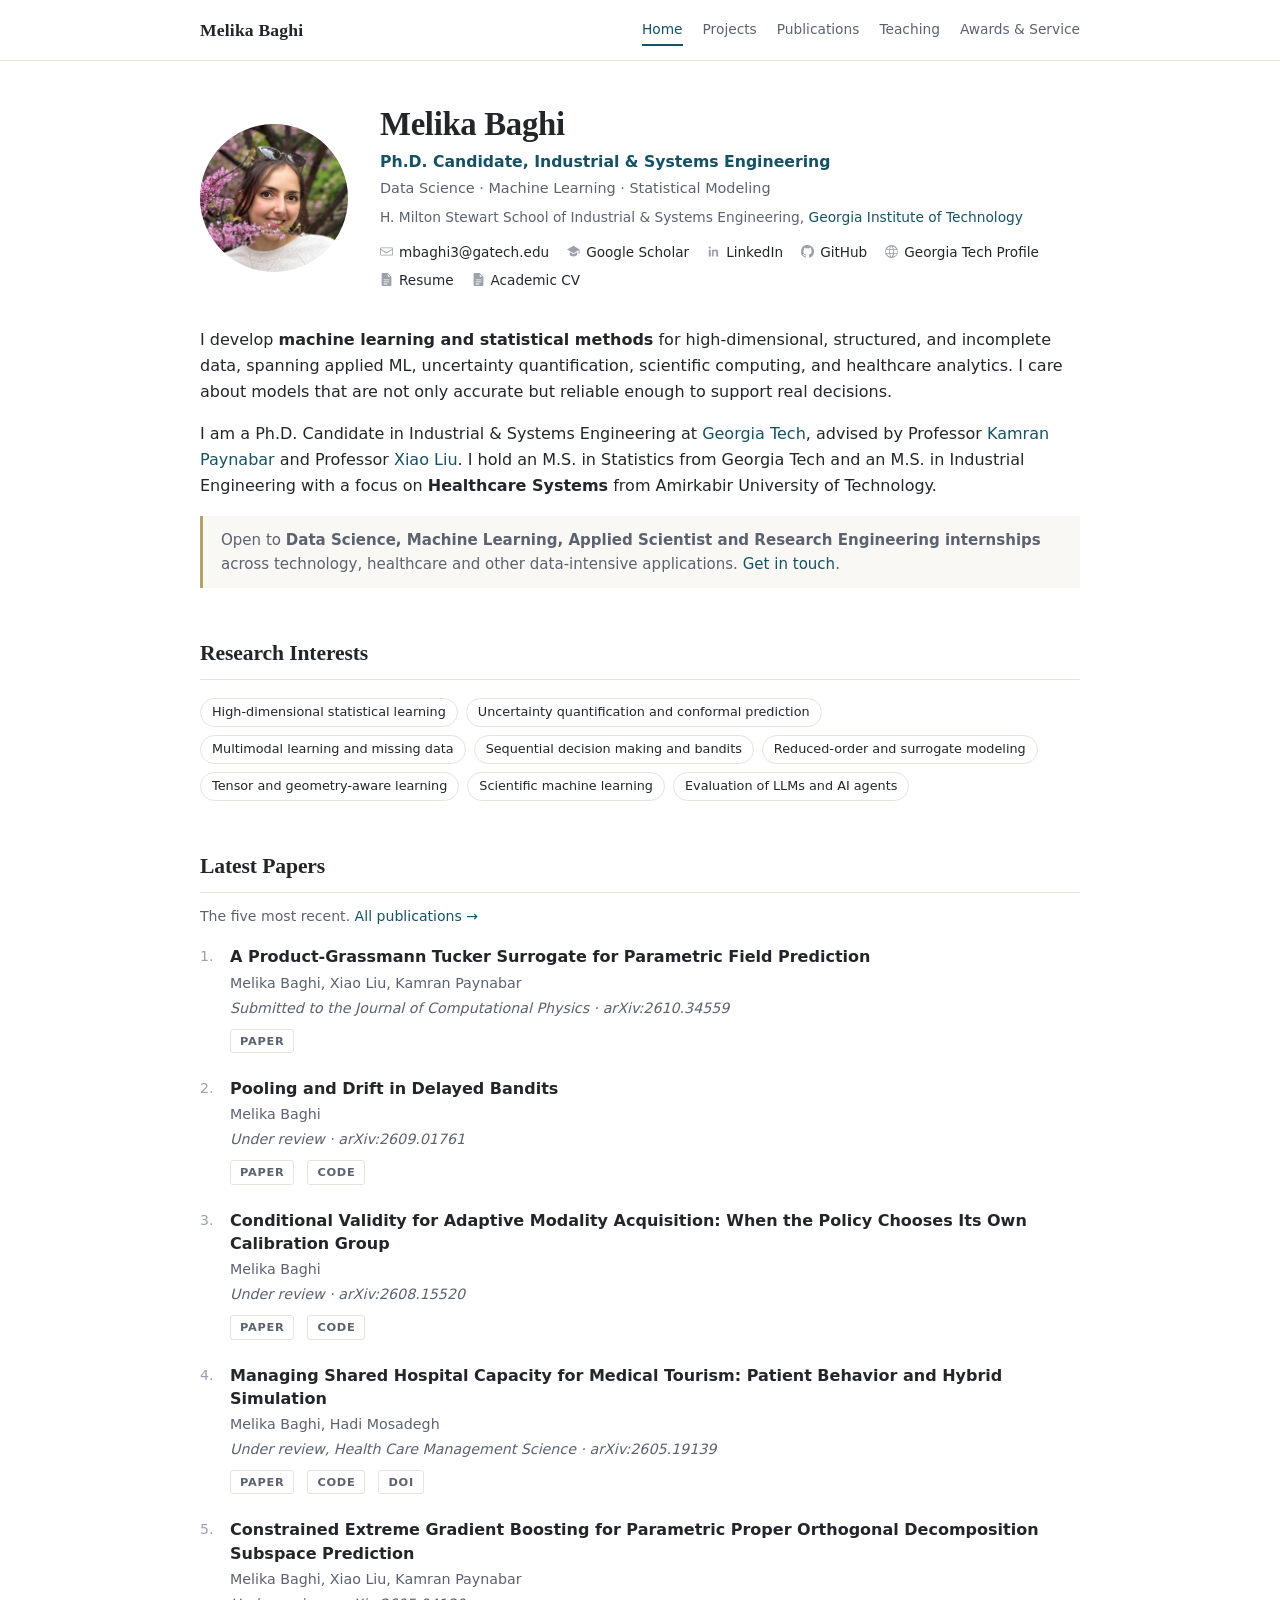
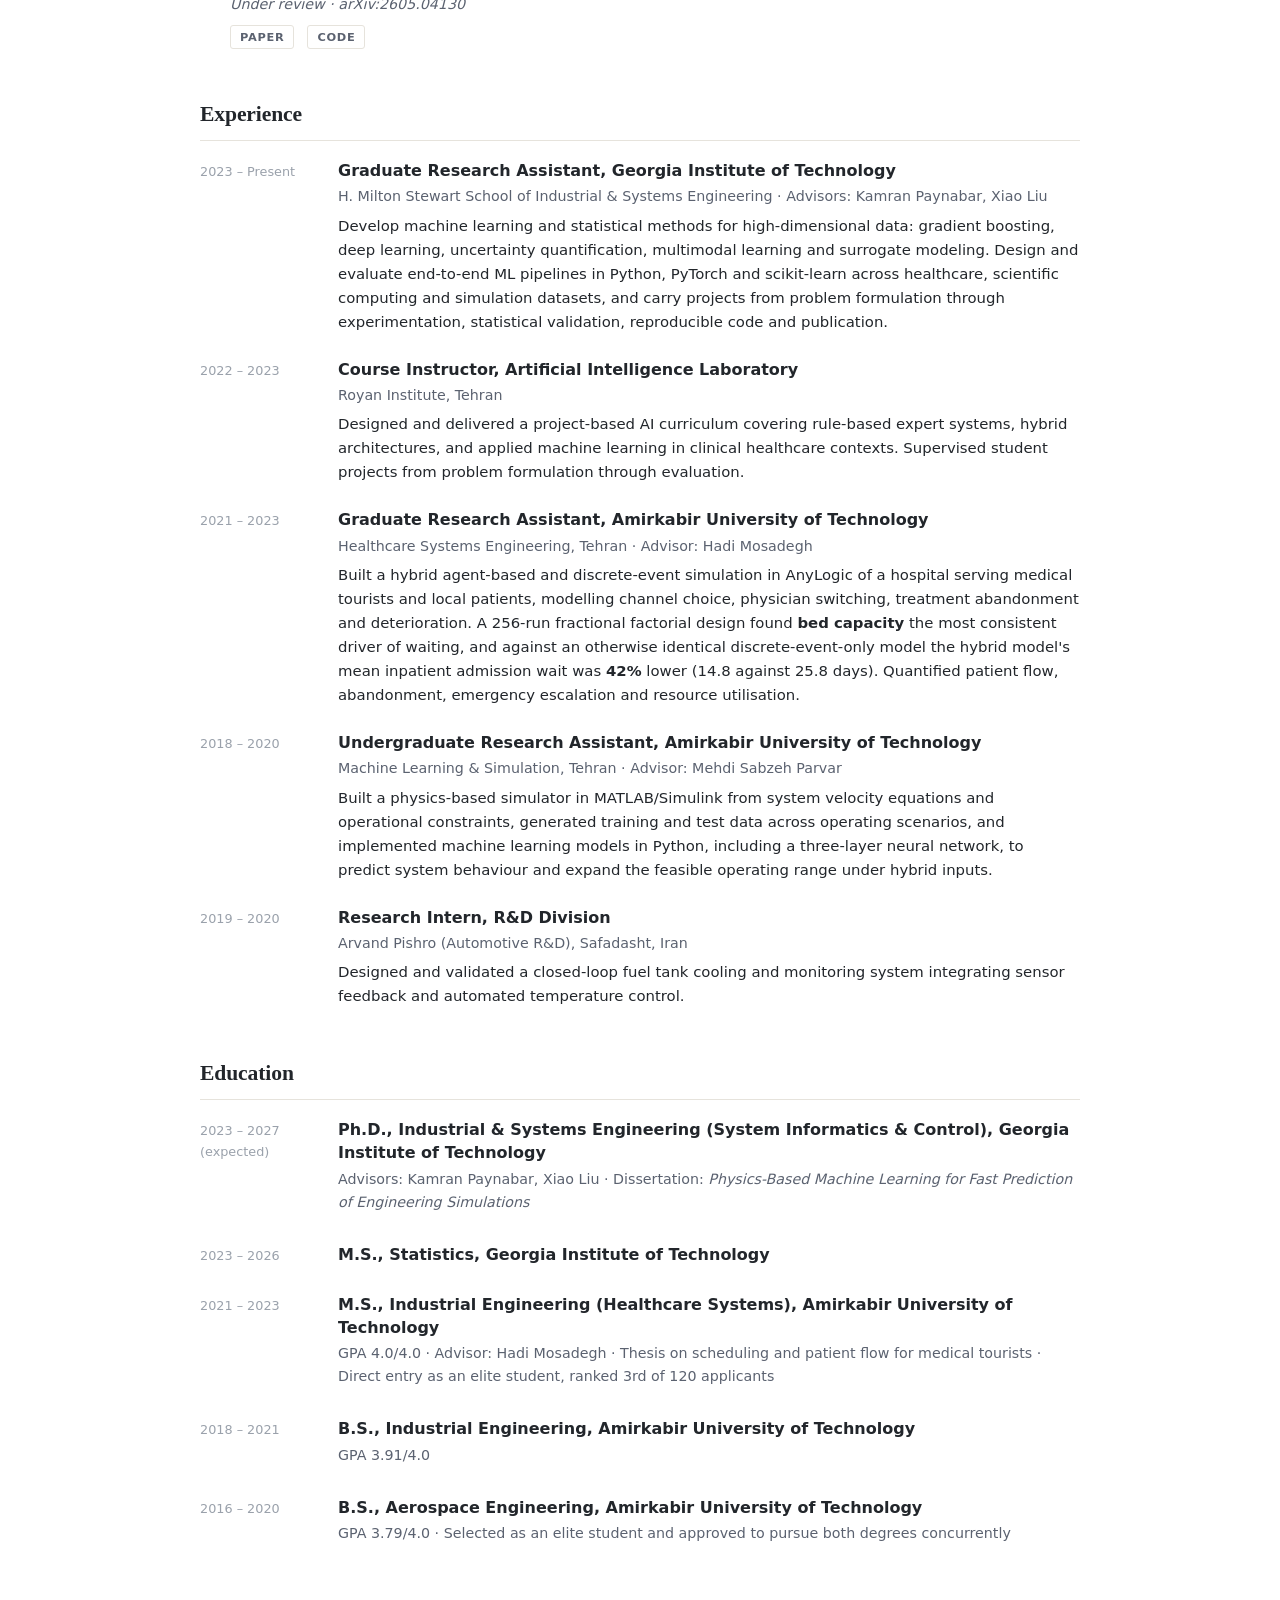
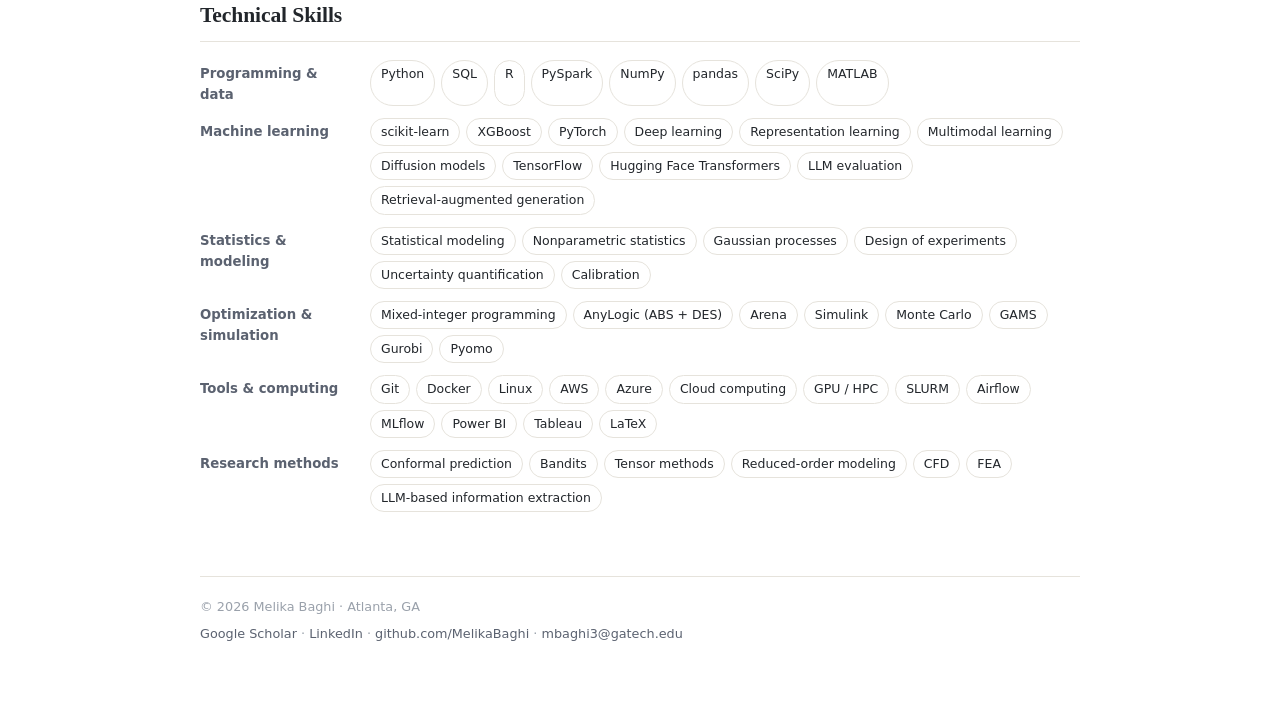
<file: index.html>
<!DOCTYPE html>
<html lang="en">
<head>
<meta charset="utf-8">
<meta name="viewport" content="width=device-width, initial-scale=1">
<title>Melika Baghi | Ph.D. Candidate at Georgia Tech</title>
<meta name="description" content="Melika Baghi is a Ph.D. Candidate at Georgia Tech working in data science, machine learning, statistical modeling, uncertainty quantification, healthcare analytics, and scientific ML.">
<meta name="author" content="Melika Baghi">
<link rel="canonical" href="https://melikabaghi.github.io/">
<meta property="og:type" content="profile">
<meta property="og:title" content="Melika Baghi | Ph.D. Candidate at Georgia Tech">
<meta property="og:description" content="Melika Baghi is a Ph.D. Candidate at Georgia Tech working in data science, machine learning, statistical modeling, uncertainty quantification, healthcare analytics, and scientific ML.">
<meta property="og:image" content="https://melikabaghi.github.io/assets/og.png">
<meta name="twitter:card" content="summary_large_image">
<meta property="og:url" content="https://melikabaghi.github.io/">
<link rel="stylesheet" href="assets/style.css">
<link rel="icon" href="data:image/svg+xml,<svg xmlns='http://www.w3.org/2000/svg' viewBox='0 0 32 32'><text y='26' font-size='26' font-family='Georgia,serif'>M</text></svg>">
<meta name="google-site-verification" content="d5mLPXhEREl7OxaTWAVmlWwODPc2sbViaYPHO1dMwqE" />
<script type="application/ld+json">
{
  "@context": "https://schema.org",
  "@type": "Person",
  "name": "Melika Baghi",
  "givenName": "Melika",
  "familyName": "Baghi",
  "url": "https://melikabaghi.github.io/",
  "image": "https://melikabaghi.github.io/assets/photo.jpg",
  "email": "mailto:mbaghi3@gatech.edu",
  "jobTitle": "Ph.D. Candidate, Industrial & Systems Engineering",
  "description": "Ph.D. Candidate at Georgia Tech working on machine learning and statistical methods for high-dimensional, structured and incomplete data, with applications in healthcare analytics and scientific computing.",
  "worksFor": {
    "@type": "CollegeOrUniversity",
    "name": "Georgia Institute of Technology",
    "url": "https://www.gatech.edu/"
  },
  "alumniOf": [
    { "@type": "CollegeOrUniversity", "name": "Georgia Institute of Technology" },
    { "@type": "CollegeOrUniversity", "name": "Amirkabir University of Technology (Tehran Polytechnic)" }
  ],
  "knowsAbout": [
    "Data science", "Machine learning", "Statistical modeling",
    "Conformal prediction", "Uncertainty quantification", "Multimodal learning",
    "Tensor decompositions", "Reduced-order modeling", "Healthcare analytics",
    "Discrete-event simulation", "Agent-based simulation", "Design of experiments"
  ],
  "sameAs": [
    "https://github.com/MelikaBaghi",
    "https://scholar.google.com/citations?user=UNGLFyUAAAAJ&hl=en",
    "https://www.linkedin.com/in/melika-baghi",
    "https://www.isye.gatech.edu/users/melika-baghi",
    "https://arxiv.org/a/baghi_m_1"
  ]
}
</script>
</head>
<body>

<header class="topbar">
  <div class="topbar-inner">
    <a class="brand" href="index.html">Melika Baghi</a>
    <nav class="topnav" aria-label="Site">
      <a href="index.html" aria-current="page">Home</a>
      <a href="projects.html">Projects</a>
      <a href="publications.html">Publications</a>
      <a href="teaching.html">Teaching</a>
      <a href="awards.html">Awards &amp; Service</a>
    </nav>
  </div>
</header>

<div class="wrap">

  <div class="hero">
    <img class="portrait" src="assets/photo.jpg" alt="Melika Baghi">
    <div>
      <h1>Melika Baghi</h1>
      <p class="role">Ph.D. Candidate, Industrial &amp; Systems Engineering</p>
      <p class="tagline">Data Science · Machine Learning · Statistical Modeling</p>
      <p class="affil">H. Milton Stewart School of Industrial &amp; Systems Engineering, <a href="https://www.gatech.edu/">Georgia Institute of Technology</a></p>
      <ul class="linkrow">
          <li><span class="ico"><svg viewBox="0 0 16 16" aria-hidden="true"><path d="M1.5 3h13A1.5 1.5 0 0 1 16 4.5v7A1.5 1.5 0 0 1 14.5 13h-13A1.5 1.5 0 0 1 0 11.5v-7A1.5 1.5 0 0 1 1.5 3Zm0 1a.5.5 0 0 0-.5.5v.3l7 4.2 7-4.2v-.3a.5.5 0 0 0-.5-.5h-13ZM15 6.2 8.26 10.2a.5.5 0 0 1-.52 0L1 6.2v5.3a.5.5 0 0 0 .5.5h13a.5.5 0 0 0 .5-.5V6.2Z"/></svg></span><a href="mailto:mbaghi3@gatech.edu">mbaghi3@gatech.edu</a></li>
          <li><span class="ico"><svg viewBox="0 0 16 16" aria-hidden="true"><path d="M8 1 0 5.5 8 10l6.2-3.49v4.24h1.3V5.5L8 1Zm0 10.3-4.6-2.6v2.55C3.4 12.77 5.46 14 8 14s4.6-1.23 4.6-2.75V8.7L8 11.3Z"/></svg></span><a href="https://scholar.google.com/citations?user=UNGLFyUAAAAJ&amp;hl=en">Google Scholar</a></li>
          <li><span class="ico"><svg viewBox="0 0 16 16" aria-hidden="true"><path d="M3.4 4.6a1.4 1.4 0 1 1 0-2.8 1.4 1.4 0 0 1 0 2.8ZM2.2 14V5.7h2.4V14H2.2Zm4 0V5.7h2.3v1.14h.03c.32-.6 1.1-1.24 2.27-1.24 2.43 0 2.88 1.56 2.88 3.6V14h-2.4V9.68c0-1.03-.02-2.36-1.45-2.36-1.45 0-1.67 1.12-1.67 2.28V14H6.2Z"/></svg></span><a href="https://www.linkedin.com/in/melika-baghi">LinkedIn</a></li>
          <li><span class="ico"><svg viewBox="0 0 16 16" aria-hidden="true"><path d="M8 0a8 8 0 0 0-2.53 15.59c.4.07.55-.17.55-.38l-.01-1.34c-2.23.48-2.7-1.07-2.7-1.07-.36-.93-.89-1.17-.89-1.17-.73-.5.05-.49.05-.49.81.06 1.23.83 1.23.83.72 1.23 1.88.87 2.34.67.07-.52.28-.87.51-1.07-1.78-.2-3.64-.89-3.64-3.95 0-.87.31-1.59.82-2.15-.08-.2-.36-1.01.08-2.12 0 0 .67-.21 2.2.82a7.6 7.6 0 0 1 4 0c1.53-1.03 2.2-.82 2.2-.82.44 1.11.16 1.92.08 2.12.51.56.82 1.28.82 2.15 0 3.07-1.87 3.75-3.65 3.95.29.25.54.73.54 1.48l-.01 2.2c0 .21.15.46.55.38A8 8 0 0 0 8 0Z"/></svg></span><a href="https://github.com/MelikaBaghi">GitHub</a></li>
          <li><span class="ico"><svg viewBox="0 0 16 16" aria-hidden="true"><path d="M8 0a8 8 0 1 0 0 16A8 8 0 0 0 8 0ZM6.6 1.4A11.4 11.4 0 0 0 5.3 5.3H1.98A7.02 7.02 0 0 1 6.6 1.4ZM1.24 6.3h3.9a17 17 0 0 0 0 3.4h-3.9a7 7 0 0 1 0-3.4Zm.74 4.4H5.3c.28 1.5.72 2.83 1.3 3.9a7.02 7.02 0 0 1-4.62-3.9Zm4.34 0h3.44c-.5 2.42-1.3 3.9-1.72 3.9-.42 0-1.22-1.48-1.72-3.9Zm3.62-1H6.06a15.8 15.8 0 0 1 0-3.4h3.88a15.8 15.8 0 0 1 0 3.4Zm-.18-4.4H6.28C6.78 2.88 7.58 1.4 8 1.4c.42 0 1.22 1.48 1.72 3.9Zm1.02 0c-.28-1.5-.72-2.83-1.3-3.9a7.02 7.02 0 0 1 4.62 3.9h-3.32Zm.28 1h3.9a7 7 0 0 1 0 3.4h-3.9a17 17 0 0 0 0-3.4Zm3.56 4.4a7.02 7.02 0 0 1-4.62 3.9c.58-1.07 1.02-2.4 1.3-3.9h3.32Z"/></svg></span><a href="https://www.isye.gatech.edu/users/melika-baghi">Georgia Tech Profile</a></li>
          <li><span class="ico"><svg viewBox="0 0 16 16" aria-hidden="true"><path d="M9.5 0H3.5A1.5 1.5 0 0 0 2 1.5v13A1.5 1.5 0 0 0 3.5 16h9a1.5 1.5 0 0 0 1.5-1.5V4.5L9.5 0Zm0 1.6L12.4 4.5H10a.5.5 0 0 1-.5-.5V1.6ZM4.5 8h7v1h-7V8Zm0 2.5h7v1h-7v-1ZM4.5 13h4.5v1H4.5v-1Z"/></svg></span><a href="assets/Melika_Baghi_Resume.pdf">Resume</a></li>
          <li><span class="ico"><svg viewBox="0 0 16 16" aria-hidden="true"><path d="M9.5 0H3.5A1.5 1.5 0 0 0 2 1.5v13A1.5 1.5 0 0 0 3.5 16h9a1.5 1.5 0 0 0 1.5-1.5V4.5L9.5 0Zm0 1.6L12.4 4.5H10a.5.5 0 0 1-.5-.5V1.6ZM4.5 8h7v1h-7V8Zm0 2.5h7v1h-7v-1ZM4.5 13h4.5v1H4.5v-1Z"/></svg></span><a href="assets/Melika_Baghi_CV.pdf">Academic CV</a></li>
      </ul>
    </div>
  </div>

  <div class="bio">
    <p>I develop <strong>machine learning and statistical methods</strong> for high-dimensional, structured,
      and incomplete data, spanning applied ML, uncertainty quantification, scientific computing, and
      healthcare analytics. I care about models that are not only accurate but reliable enough to support
      real decisions.</p>

    <p>I am a Ph.D. Candidate in Industrial &amp; Systems Engineering at
      <a href="https://www.gatech.edu/">Georgia Tech</a>, advised by Professor
      <a href="https://www.isye.gatech.edu/users/kamran-paynabar">Kamran Paynabar</a> and Professor
      <a href="https://www.isye.gatech.edu/users/xiao-liu">Xiao Liu</a>. I hold an M.S. in Statistics from
      Georgia Tech and an M.S. in Industrial Engineering with a focus on <strong>Healthcare Systems</strong>
      from Amirkabir University of Technology.</p>

    <p class="callout">Open to <strong>Data Science, Machine Learning, Applied Scientist and Research
      Engineering internships</strong> across technology, healthcare and other data-intensive applications.
      <a href="mailto:mbaghi3@gatech.edu">Get in touch</a>.</p>
  </div>

  <h2>Research Interests</h2>
  <ul class="chips">
    <li>High-dimensional statistical learning</li>
    <li>Uncertainty quantification and conformal prediction</li>
    <li>Multimodal learning and missing data</li>
    <li>Sequential decision making and bandits</li>
    <li>Reduced-order and surrogate modeling</li>
    <li>Tensor and geometry-aware learning</li>
    <li>Scientific machine learning</li>
    <li>Evaluation of LLMs and AI agents</li>
  </ul>

  <h2>Latest Papers</h2>
  <p class="morelink">The five most recent. <a href="publications.html">All publications →</a></p>
  <ol class="pubs">
    <li>
      <p class="ptitle">A Product-Grassmann Tucker Surrogate for Parametric Field Prediction</p>
      <p class="pauth">Melika Baghi, Xiao Liu, Kamran Paynabar</p>
      <p class="pvenue">Submitted to the <em>Journal of Computational Physics</em> · arXiv:2610.34559</p>
      <p class="plinks">
        <a href="https://arxiv.org/abs/2610.34559">Paper</a>
      </p>
    </li>
    <li>
      <p class="ptitle">Pooling and Drift in Delayed Bandits</p>
      <p class="pauth">Melika Baghi</p>
      <p class="pvenue">Under review · arXiv:2609.01761</p>
      <p class="plinks">
        <a href="https://arxiv.org/abs/2609.01761">Paper</a>
        <a href="https://github.com/MelikaBaghi/State-exp3">Code</a>
      </p>
    </li>
    <li>
      <p class="ptitle">Conditional Validity for Adaptive Modality Acquisition: When the Policy Chooses Its Own Calibration Group</p>
      <p class="pauth">Melika Baghi</p>
      <p class="pvenue">Under review · arXiv:2608.15520</p>
      <p class="plinks">
        <a href="https://arxiv.org/abs/2608.15520">Paper</a>
        <a href="https://github.com/MelikaBaghi/RouteCert">Code</a>
      </p>
    </li>
    <li>
      <p class="ptitle">Managing Shared Hospital Capacity for Medical Tourism: Patient Behavior and Hybrid Simulation</p>
      <p class="pauth">Melika Baghi, Hadi Mosadegh</p>
      <p class="pvenue">Under review, <em>Health Care Management Science</em> · arXiv:2605.19139</p>
      <p class="plinks">
        <a href="https://arxiv.org/abs/2605.19139">Paper</a>
        <a href="https://github.com/MelikaBaghi/IPD-medical-tourism-simulation">Code</a>
        <a href="https://doi.org/10.5281/zenodo.22646799">DOI</a>
      </p>
    </li>
    <li>
      <p class="ptitle">Constrained Extreme Gradient Boosting for Parametric Proper Orthogonal Decomposition Subspace Prediction</p>
      <p class="pauth">Melika Baghi, Xiao Liu, Kamran Paynabar</p>
      <p class="pvenue">Under review · arXiv:2605.04130</p>
      <p class="plinks">
        <a href="https://arxiv.org/abs/2605.04130">Paper</a>
        <a href="https://github.com/MelikaBaghi/cXGBoost">Code</a>
      </p>
    </li>
  </ol>

  <h2>Experience</h2>
  <ul class="entries">
    <li>
      <div class="when">2023 – Present</div>
      <div class="what">
        <p class="wtitle">Graduate Research Assistant, Georgia Institute of Technology</p>
        <p class="wwhere">H. Milton Stewart School of Industrial &amp; Systems Engineering · Advisors: Kamran Paynabar, Xiao Liu</p>
        <p class="wdesc">Develop machine learning and statistical methods for high-dimensional data:
          gradient boosting, deep learning, uncertainty quantification, multimodal learning and surrogate
          modeling. Design and evaluate end-to-end ML pipelines in Python, PyTorch and scikit-learn across
          healthcare, scientific computing and simulation datasets, and carry projects from problem
          formulation through experimentation, statistical validation, reproducible code and publication.</p>
      </div>
    </li>
    <li>
      <div class="when">2022 – 2023</div>
      <div class="what">
        <p class="wtitle">Course Instructor, Artificial Intelligence Laboratory</p>
        <p class="wwhere">Royan Institute, Tehran</p>
        <p class="wdesc">Designed and delivered a project-based AI curriculum covering rule-based expert
          systems, hybrid architectures, and applied machine learning in clinical healthcare contexts.
          Supervised student projects from problem formulation through evaluation.</p>
      </div>
    </li>
    <li>
      <div class="when">2021 – 2023</div>
      <div class="what">
        <p class="wtitle">Graduate Research Assistant, Amirkabir University of Technology</p>
        <p class="wwhere">Healthcare Systems Engineering, Tehran · Advisor: Hadi Mosadegh</p>
        <p class="wdesc">Built a hybrid agent-based and discrete-event simulation in AnyLogic of a hospital
          serving medical tourists and local patients, modelling channel choice, physician switching,
          treatment abandonment and deterioration. A 256-run fractional factorial design found
          <strong>bed capacity</strong> the most consistent driver of waiting, and against an otherwise
          identical discrete-event-only model the hybrid model's mean inpatient admission wait was
          <strong>42%</strong> lower (14.8 against 25.8 days). Quantified patient flow, abandonment,
          emergency escalation and resource utilisation.</p>
      </div>
    </li>
    <li>
      <div class="when">2018 – 2020</div>
      <div class="what">
        <p class="wtitle">Undergraduate Research Assistant, Amirkabir University of Technology</p>
        <p class="wwhere">Machine Learning &amp; Simulation, Tehran · Advisor: Mehdi Sabzeh Parvar</p>
        <p class="wdesc">Built a physics-based simulator in MATLAB/Simulink from system velocity equations
          and operational constraints, generated training and test data across operating scenarios, and
          implemented machine learning models in Python, including a three-layer neural network, to
          predict system behaviour and expand the feasible operating range under hybrid inputs.</p>
      </div>
    </li>
    <li>
      <div class="when">2019 – 2020</div>
      <div class="what">
        <p class="wtitle">Research Intern, R&amp;D Division</p>
        <p class="wwhere">Arvand Pishro (Automotive R&amp;D), Safadasht, Iran</p>
        <p class="wdesc">Designed and validated a closed-loop fuel tank cooling and monitoring system
          integrating sensor feedback and automated temperature control.</p>
      </div>
    </li>
  </ul>

  <h2>Education</h2>
  <ul class="entries">
    <li>
      <div class="when">2023 – 2027 (expected)</div>
      <div class="what">
        <p class="wtitle">Ph.D., Industrial &amp; Systems Engineering (System Informatics &amp; Control), Georgia Institute of Technology</p>
        <p class="wwhere">Advisors: Kamran Paynabar, Xiao Liu · Dissertation: <em>Physics-Based Machine Learning for Fast Prediction of Engineering Simulations</em></p>
      </div>
    </li>
    <li>
      <div class="when">2023 – 2026</div>
      <div class="what">
        <p class="wtitle">M.S., Statistics, Georgia Institute of Technology</p>
      </div>
    </li>
    <li>
      <div class="when">2021 – 2023</div>
      <div class="what">
        <p class="wtitle">M.S., Industrial Engineering (Healthcare Systems), Amirkabir University of Technology</p>
        <p class="wwhere">GPA 4.0/4.0 · Advisor: Hadi Mosadegh · Thesis on scheduling and patient flow for medical tourists · Direct entry as an elite student, ranked 3rd of 120 applicants</p>
      </div>
    </li>
    <li>
      <div class="when">2018 – 2021</div>
      <div class="what">
        <p class="wtitle">B.S., Industrial Engineering, Amirkabir University of Technology</p>
        <p class="wwhere">GPA 3.91/4.0</p>
      </div>
    </li>
    <li>
      <div class="when">2016 – 2020</div>
      <div class="what">
        <p class="wtitle">B.S., Aerospace Engineering, Amirkabir University of Technology</p>
        <p class="wwhere">GPA 3.79/4.0 · Selected as an elite student and approved to pursue both degrees concurrently</p>
      </div>
    </li>
  </ul>

  <h2>Technical Skills</h2>
  <dl class="skills">
    <dt>Programming &amp; data</dt>
    <dd><span>Python</span> <span>SQL</span> <span>R</span> <span>PySpark</span> <span>NumPy</span> <span>pandas</span> <span>SciPy</span> <span>MATLAB</span></dd>

    <dt>Machine learning</dt>
    <dd><span>scikit-learn</span> <span>XGBoost</span> <span>PyTorch</span> <span>Deep learning</span> <span>Representation learning</span> <span>Multimodal learning</span> <span>Diffusion models</span> <span>TensorFlow</span> <span>Hugging Face Transformers</span> <span>LLM evaluation</span> <span>Retrieval-augmented generation</span></dd>

    <dt>Statistics &amp; modeling</dt>
    <dd><span>Statistical modeling</span> <span>Nonparametric statistics</span> <span>Gaussian processes</span> <span>Design of experiments</span> <span>Uncertainty quantification</span> <span>Calibration</span></dd>

    <dt>Optimization &amp; simulation</dt>
    <dd><span>Mixed-integer programming</span> <span>AnyLogic (ABS + DES)</span> <span>Arena</span> <span>Simulink</span> <span>Monte Carlo</span> <span>GAMS</span> <span>Gurobi</span> <span>Pyomo</span></dd>

    <dt>Tools &amp; computing</dt>
    <dd><span>Git</span> <span>Docker</span> <span>Linux</span> <span>AWS</span> <span>Azure</span> <span>Cloud computing</span> <span>GPU / HPC</span> <span>SLURM</span> <span>Airflow</span> <span>MLflow</span> <span>Power BI</span> <span>Tableau</span> <span>LaTeX</span></dd>

    <dt>Research methods</dt>
    <dd><span>Conformal prediction</span> <span>Bandits</span> <span>Tensor methods</span> <span>Reduced-order modeling</span> <span>CFD</span> <span>FEA</span> <span>LLM-based information extraction</span></dd>
  </dl>

  <footer>
    <p class="fnote">© 2026 Melika Baghi · Atlanta, GA</p>
    <p class="flinks">
      <a href="https://scholar.google.com/citations?user=UNGLFyUAAAAJ&amp;hl=en">Google Scholar</a> ·
      <a href="https://www.linkedin.com/in/melika-baghi">LinkedIn</a> ·
      <a href="https://github.com/MelikaBaghi">github.com/MelikaBaghi</a> ·
      <a href="mailto:mbaghi3@gatech.edu">mbaghi3@gatech.edu</a>
    </p>
  </footer>
</div>

</body>
</html>
</file>
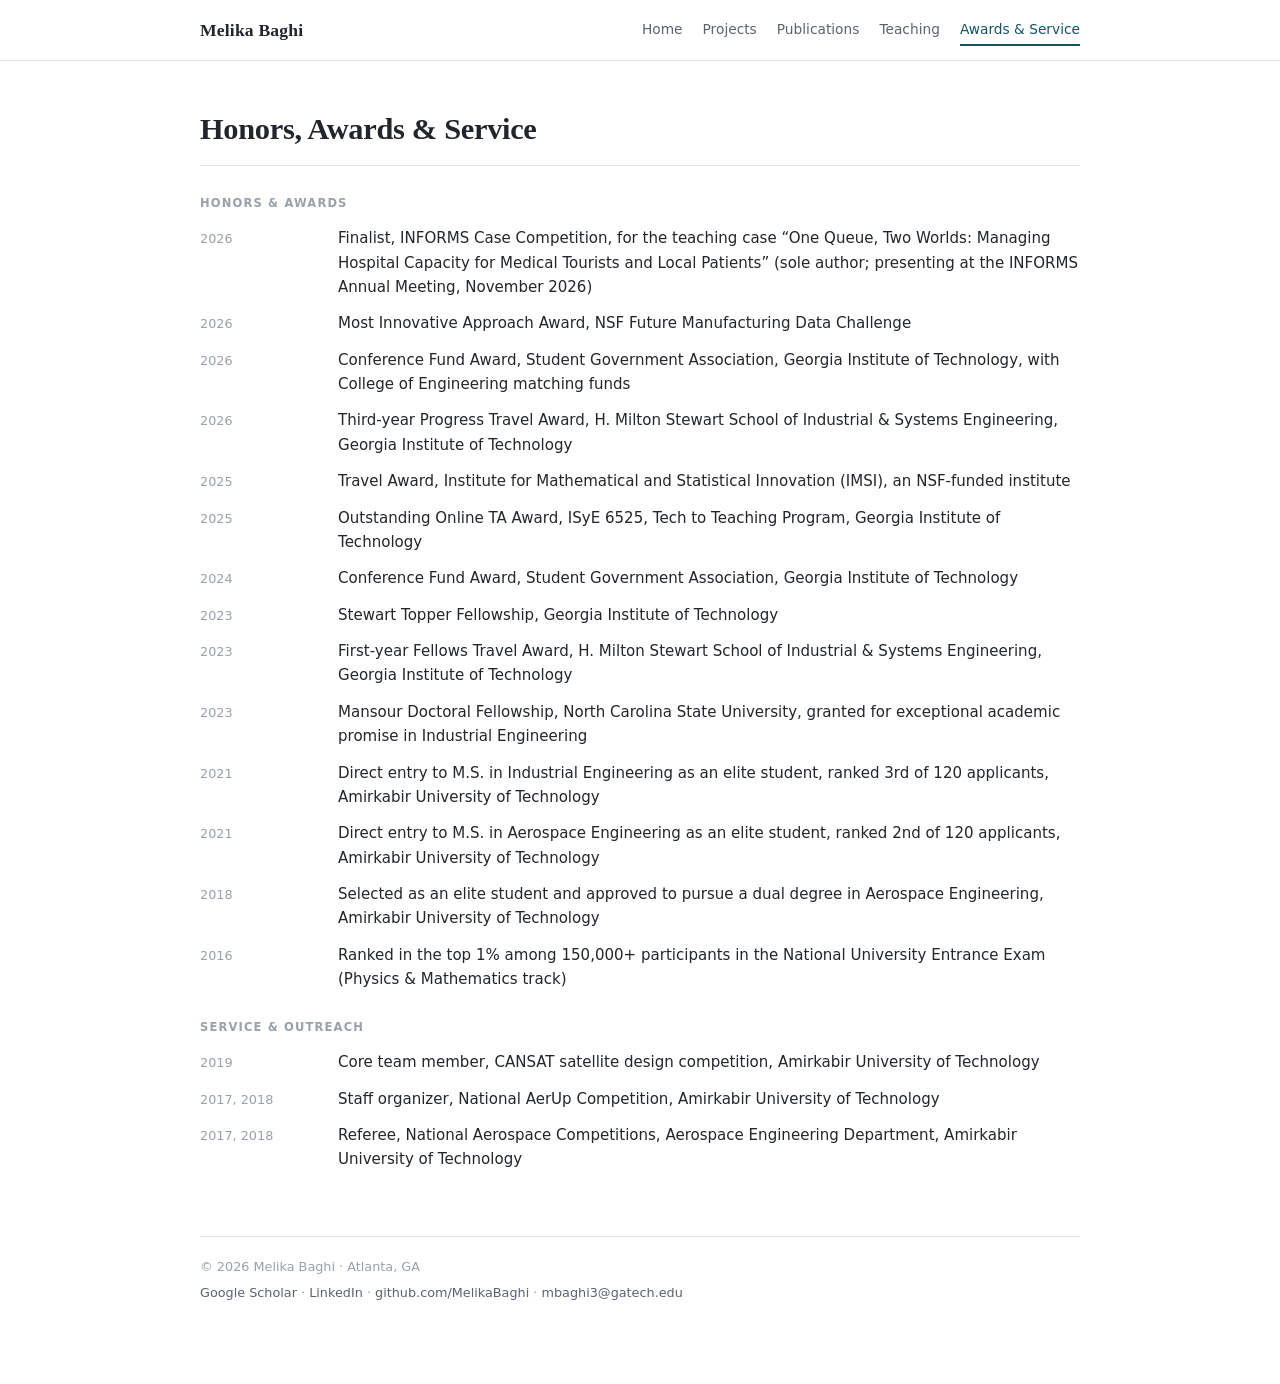
<file: awards.html>
<!DOCTYPE html>
<html lang="en">
<head>
<meta charset="utf-8">
<meta name="viewport" content="width=device-width, initial-scale=1">
<title>Awards &amp; Service · Melika Baghi</title>
<meta name="description" content="Honors, awards, fellowships and service of Melika Baghi, Ph.D. Candidate at Georgia Tech.">
<meta name="author" content="Melika Baghi">
<link rel="canonical" href="https://melikabaghi.github.io/awards.html">
<meta property="og:type" content="profile">
<meta property="og:title" content="Awards &amp; Service · Melika Baghi">
<meta property="og:description" content="Honors, awards, fellowships and service of Melika Baghi, Ph.D. Candidate at Georgia Tech.">
<meta property="og:image" content="https://melikabaghi.github.io/assets/og.png">
<meta name="twitter:card" content="summary_large_image">
<meta property="og:url" content="https://melikabaghi.github.io/awards.html">
<link rel="stylesheet" href="assets/style.css">
<link rel="icon" href="data:image/svg+xml,<svg xmlns='http://www.w3.org/2000/svg' viewBox='0 0 32 32'><text y='26' font-size='26' font-family='Georgia,serif'>M</text></svg>">
</head>
<body>

<header class="topbar">
  <div class="topbar-inner">
    <a class="brand" href="index.html">Melika Baghi</a>
    <nav class="topnav" aria-label="Site">
      <a href="index.html">Home</a>
      <a href="projects.html">Projects</a>
      <a href="publications.html">Publications</a>
      <a href="teaching.html">Teaching</a>
      <a href="awards.html" aria-current="page">Awards &amp; Service</a>
    </nav>
  </div>
</header>

<div class="wrap">

  <h1 class="pagetitle">Honors, Awards &amp; Service</h1>

  <p class="kicker">Honors &amp; Awards</p>
  <ul class="awards">
    <li><span class="yr">2026</span> <span>Finalist, INFORMS Case Competition, for the teaching case &ldquo;One Queue, Two Worlds: Managing Hospital Capacity for Medical Tourists and Local Patients&rdquo; (sole author; presenting at the INFORMS Annual Meeting, November 2026)</span></li>
    <li><span class="yr">2026</span> <span>Most Innovative Approach Award, NSF Future Manufacturing Data Challenge</span></li>
    <li><span class="yr">2026</span> <span>Conference Fund Award, Student Government Association, Georgia Institute of Technology, with College of Engineering matching funds</span></li>
    <li><span class="yr">2026</span> <span>Third-year Progress Travel Award, H. Milton Stewart School of Industrial &amp; Systems Engineering, Georgia Institute of Technology</span></li>
    <li><span class="yr">2025</span> <span>Travel Award, Institute for Mathematical and Statistical Innovation (IMSI), an NSF-funded institute</span></li>
    <li><span class="yr">2025</span> <span>Outstanding Online TA Award, ISyE 6525, Tech to Teaching Program, Georgia Institute of Technology</span></li>
    <li><span class="yr">2024</span> <span>Conference Fund Award, Student Government Association, Georgia Institute of Technology</span></li>
    <li><span class="yr">2023</span> <span>Stewart Topper Fellowship, Georgia Institute of Technology</span></li>
    <li><span class="yr">2023</span> <span>First-year Fellows Travel Award, H. Milton Stewart School of Industrial &amp; Systems Engineering, Georgia Institute of Technology</span></li>
    <li><span class="yr">2023</span> <span>Mansour Doctoral Fellowship, North Carolina State University, granted for exceptional academic promise in Industrial Engineering</span></li>
    <li><span class="yr">2021</span> <span>Direct entry to M.S. in Industrial Engineering as an elite student, ranked 3rd of 120 applicants, Amirkabir University of Technology</span></li>
    <li><span class="yr">2021</span> <span>Direct entry to M.S. in Aerospace Engineering as an elite student, ranked 2nd of 120 applicants, Amirkabir University of Technology</span></li>
    <li><span class="yr">2018</span> <span>Selected as an elite student and approved to pursue a dual degree in Aerospace Engineering, Amirkabir University of Technology</span></li>
    <li><span class="yr">2016</span> <span>Ranked in the top 1% among 150,000+ participants in the National University Entrance Exam (Physics &amp; Mathematics track)</span></li>
  </ul>

  <p class="kicker">Service &amp; Outreach</p>
  <ul class="awards">
    <li><span class="yr">2019</span> <span>Core team member, CANSAT satellite design competition, Amirkabir University of Technology</span></li>
    <li><span class="yr">2017, 2018</span> <span>Staff organizer, National AerUp Competition, Amirkabir University of Technology</span></li>
    <li><span class="yr">2017, 2018</span> <span>Referee, National Aerospace Competitions, Aerospace Engineering Department, Amirkabir University of Technology</span></li>
  </ul>

  <footer>
    <p class="fnote">© 2026 Melika Baghi · Atlanta, GA</p>
    <p class="flinks">
      <a href="https://scholar.google.com/citations?user=UNGLFyUAAAAJ&amp;hl=en">Google Scholar</a> ·
      <a href="https://www.linkedin.com/in/melika-baghi">LinkedIn</a> ·
      <a href="https://github.com/MelikaBaghi">github.com/MelikaBaghi</a> ·
      <a href="mailto:mbaghi3@gatech.edu">mbaghi3@gatech.edu</a>
    </p>
  </footer>
</div>

</body>
</html>
</file>
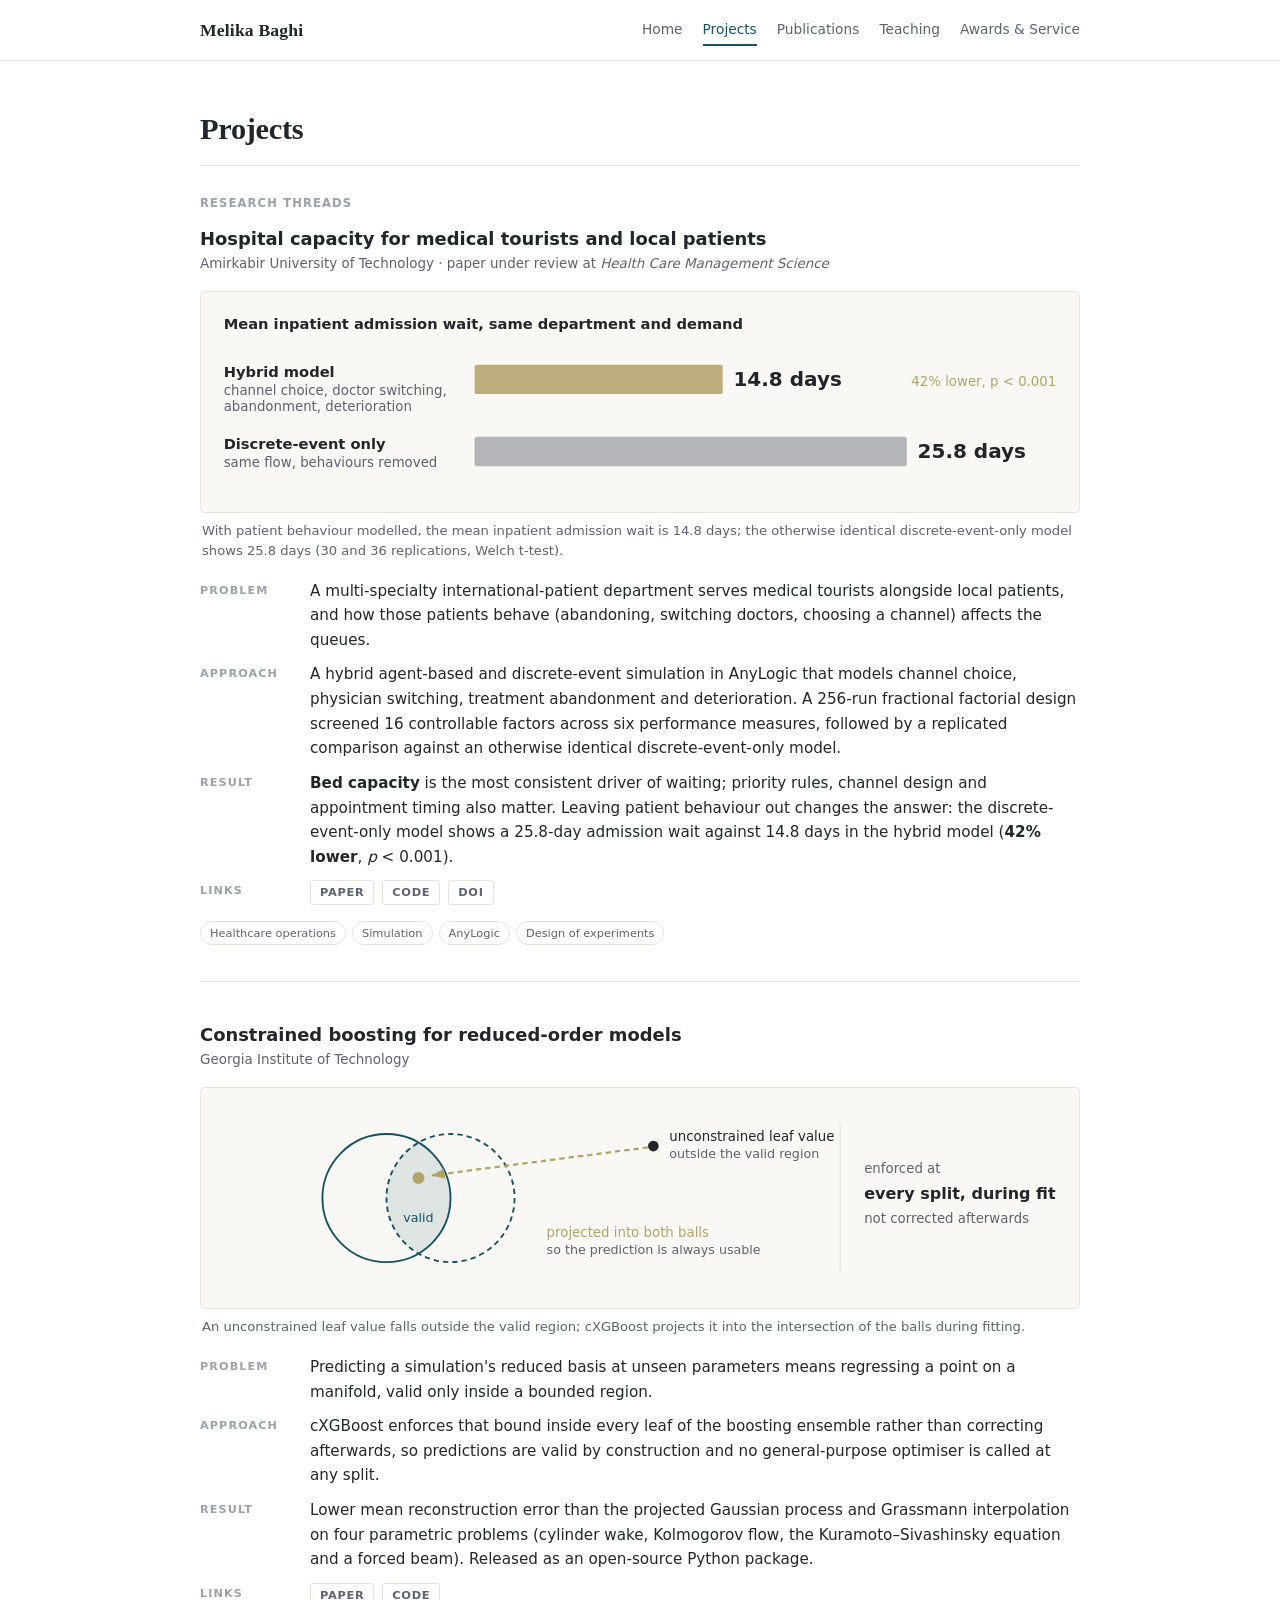
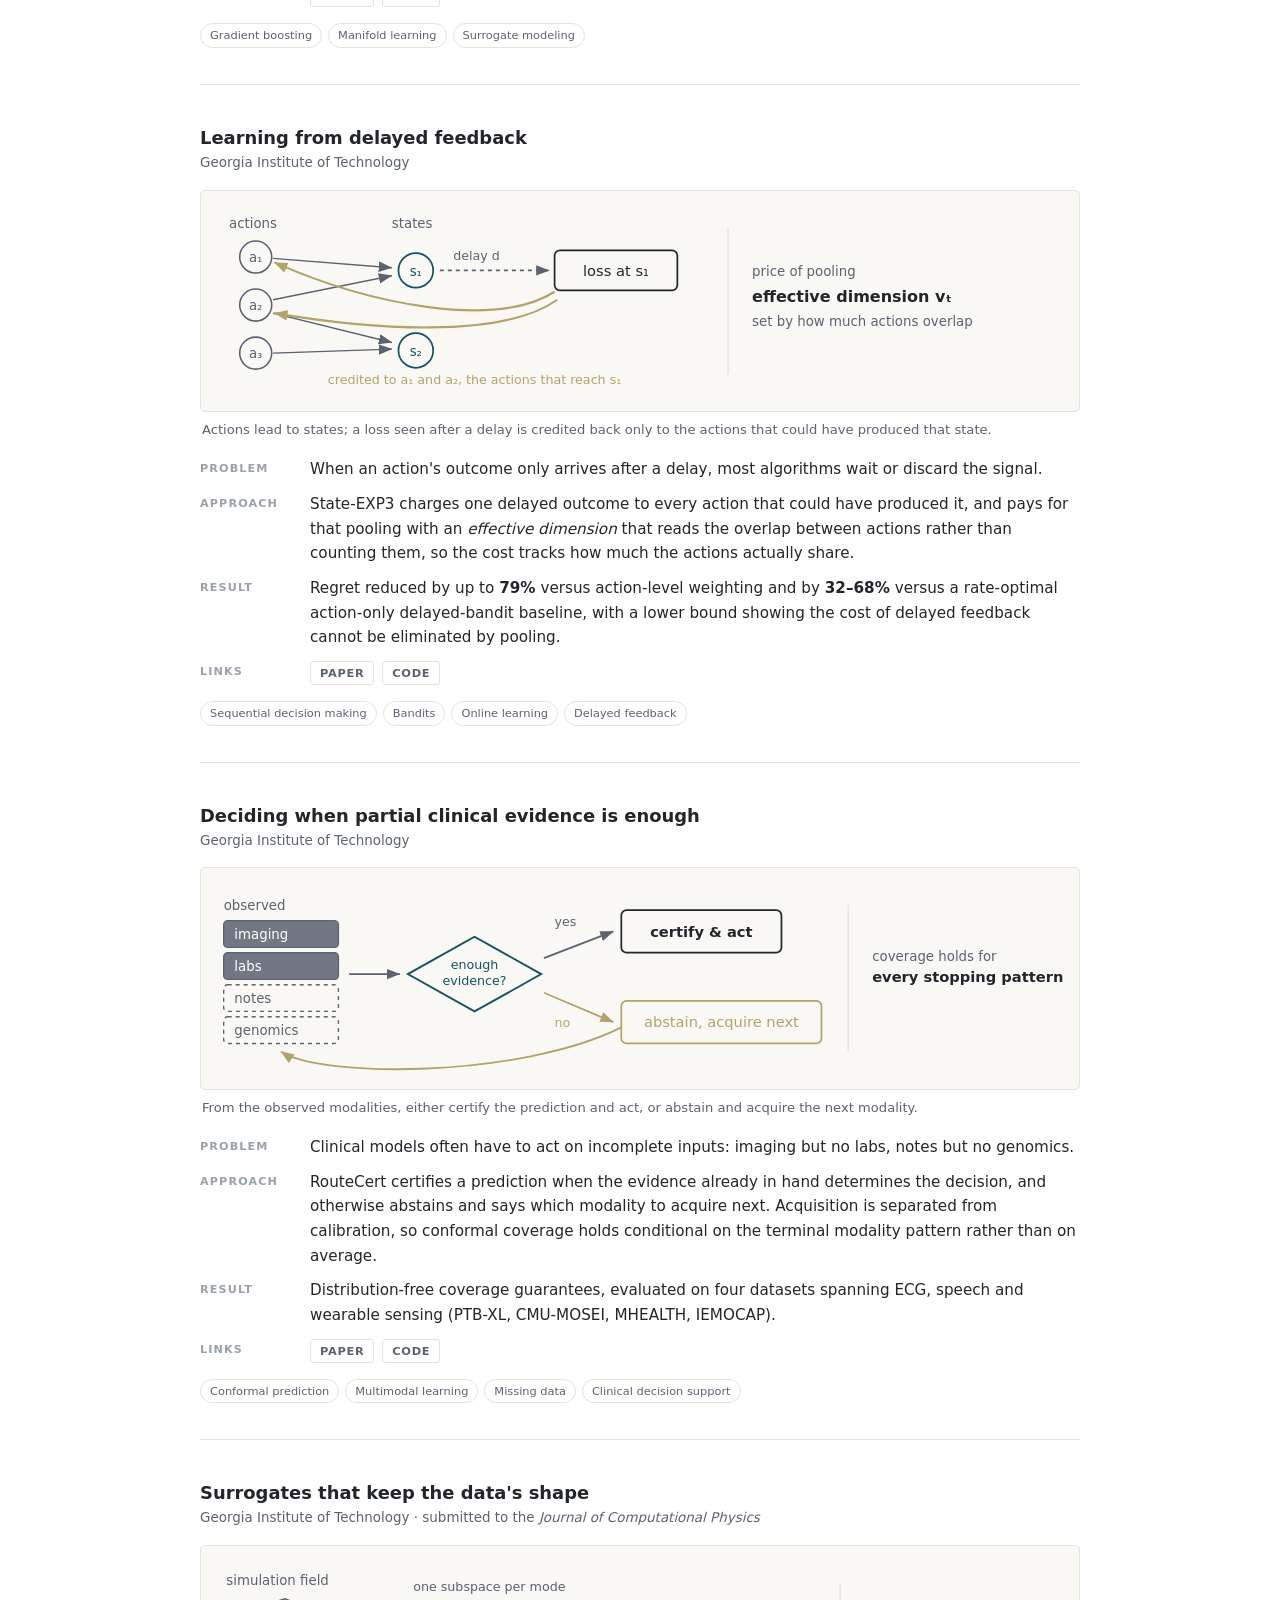
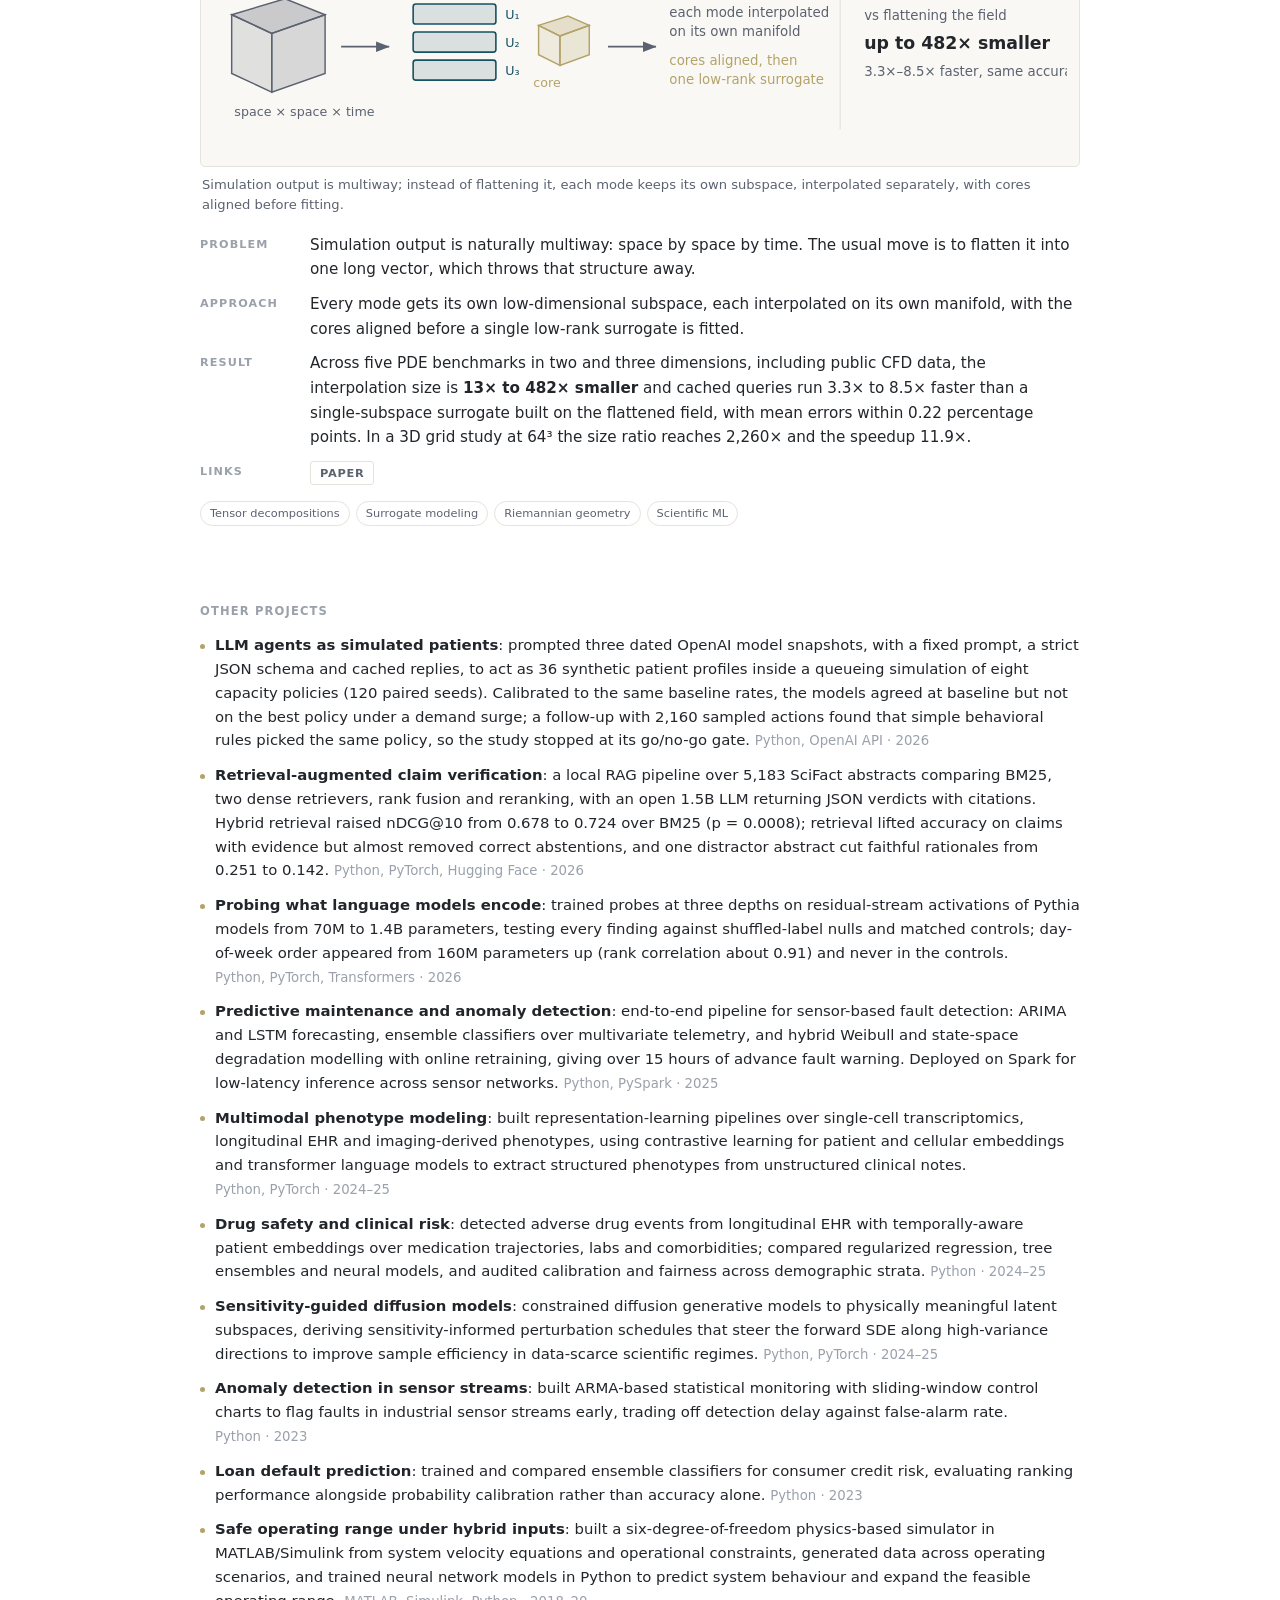
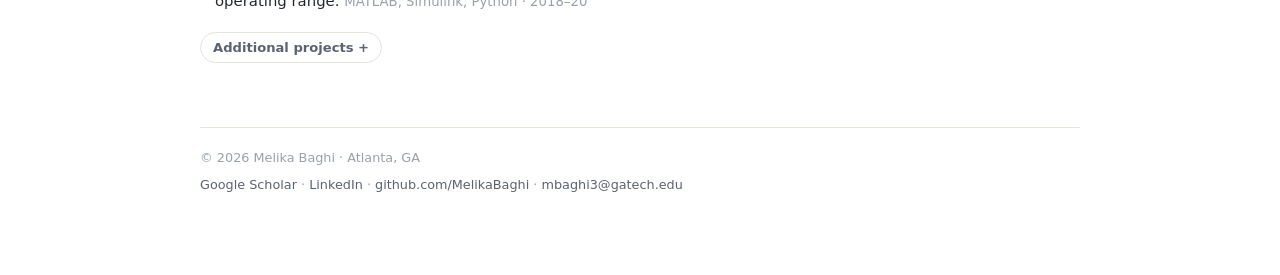
<file: projects.html>
<!DOCTYPE html>
<html lang="en">
<head>
<meta charset="utf-8">
<meta name="viewport" content="width=device-width, initial-scale=1">
<title>Projects · Melika Baghi</title>
<meta name="description" content="Research threads and projects by Melika Baghi: hospital simulation, constrained boosting for reduced-order models, delayed bandits, adaptive modality acquisition, and tensor surrogates.">
<meta name="author" content="Melika Baghi">
<link rel="canonical" href="https://melikabaghi.github.io/projects.html">
<meta property="og:type" content="profile">
<meta property="og:title" content="Projects · Melika Baghi">
<meta property="og:description" content="Research threads and projects by Melika Baghi: hospital simulation, constrained boosting for reduced-order models, delayed bandits, adaptive modality acquisition, and tensor surrogates.">
<meta property="og:image" content="https://melikabaghi.github.io/assets/og.png">
<meta name="twitter:card" content="summary_large_image">
<meta property="og:url" content="https://melikabaghi.github.io/projects.html">
<link rel="stylesheet" href="assets/style.css">
<link rel="icon" href="data:image/svg+xml,<svg xmlns='http://www.w3.org/2000/svg' viewBox='0 0 32 32'><text y='26' font-size='26' font-family='Georgia,serif'>M</text></svg>">
</head>
<body>

<header class="topbar">
  <div class="topbar-inner">
    <a class="brand" href="index.html">Melika Baghi</a>
    <nav class="topnav" aria-label="Site">
      <a href="index.html">Home</a>
      <a href="projects.html" aria-current="page">Projects</a>
      <a href="publications.html">Publications</a>
      <a href="teaching.html">Teaching</a>
      <a href="awards.html">Awards &amp; Service</a>
    </nav>
  </div>
</header>

<div class="wrap">

  <h1 class="pagetitle">Projects</h1>

  <p class="kicker">Research threads</p>

  <article class="thread">
    <h3>Hospital capacity for medical tourists and local patients</h3>
    <p class="tmeta">Amirkabir University of Technology · paper under review at <em>Health Care Management Science</em></p>
    <figure>
      <div class="fig">
<svg viewBox="0 0 640 150" role="img" aria-label="Mean inpatient admission wait: 14.8 days when patient behaviour is modelled, 25.8 days in the discrete-event-only model, 42% lower">
<g font-size="11" fill="var(--muted)" font-family="inherit">
<text x="8" y="20" fill="var(--fg)" font-weight="600">Mean inpatient admission wait, same department and demand</text>
<text x="8" y="56" fill="var(--fg)" font-weight="600">Hybrid model</text>
<text x="8" y="70" font-size="10">channel choice, doctor switching,</text>
<text x="8" y="82" font-size="10">abandonment, deterioration</text>
<rect x="196" y="47" width="186" height="22" rx="2" fill="var(--gold)" fill-opacity="0.85"/>
<text x="390" y="63" fill="var(--fg)" font-size="15" font-weight="650">14.8 days</text>
<text x="632" y="63" text-anchor="end" fill="var(--gold)" font-size="10">42% lower, p &lt; 0.001</text>
<text x="8" y="110" fill="var(--fg)" font-weight="600">Discrete-event only</text>
<text x="8" y="124" font-size="10">same flow, behaviours removed</text>
<rect x="196" y="101" width="324" height="22" rx="2" fill="var(--muted)" fill-opacity="0.45"/>
<text x="528" y="117" fill="var(--fg)" font-size="15" font-weight="650">25.8 days</text>
</g></svg>
      </div>
      <figcaption>With patient behaviour modelled, the mean inpatient admission wait is 14.8 days; the otherwise identical discrete-event-only model shows 25.8 days (30 and 36 replications, Welch t-test).</figcaption>
    </figure>
    <dl class="pa">
      <dt>Problem</dt>
      <dd>A multi-specialty international-patient department serves medical tourists alongside local patients, and how those patients behave (abandoning, switching doctors, choosing a channel) affects the queues.</dd>
      <dt>Approach</dt>
      <dd>A hybrid agent-based and discrete-event simulation in AnyLogic that models channel choice, physician switching, treatment abandonment and deterioration. A 256-run fractional factorial design screened 16 controllable factors across six performance measures, followed by a replicated comparison against an otherwise identical discrete-event-only model.</dd>
      <dt>Result</dt>
      <dd><strong>Bed capacity</strong> is the most consistent driver of waiting; priority rules, channel design and appointment timing also matter. Leaving patient behaviour out changes the answer: the discrete-event-only model shows a 25.8-day admission wait against 14.8 days in the hybrid model (<strong>42% lower</strong>, <em>p</em> &lt; 0.001).</dd>
      <dt>Links</dt>
      <dd><span class="plinks"><a href="https://arxiv.org/abs/2605.19139">Paper</a><a href="https://github.com/MelikaBaghi/IPD-medical-tourism-simulation">Code</a><a href="https://doi.org/10.5281/zenodo.22646799">DOI</a></span></dd>
    </dl>
    <p class="tags"><span>Healthcare operations</span><span>Simulation</span><span>AnyLogic</span><span>Design of experiments</span></p>
  </article>

  <article class="thread">
    <h3>Constrained boosting for reduced-order models</h3>
    <p class="tmeta">Georgia Institute of Technology</p>
    <figure>
      <div class="fig">
<svg viewBox="0 0 640 150" role="img" aria-label="An unconstrained leaf value falls outside the valid region; cXGBoost projects it into the intersection of the balls during fitting">
<defs><marker id="ah3" markerWidth="11" markerHeight="9" refX="9.8" refY="4.5" orient="auto" markerUnits="userSpaceOnUse">
<path d="M0,0.6 L10.2,4.5 L0,8.4 Z" fill="var(--gold)"/></marker></defs>
<g font-size="11" fill="var(--muted)" font-family="inherit">
<path d="M154 33.4 A 48 48 0 0 1 154 116.6 A 48 48 0 0 1 154 33.4 Z"
      fill="var(--accent)" fill-opacity="0.12" stroke="none"/>
<circle cx="130" cy="75" r="48" fill="none" stroke="var(--accent)" stroke-width="1.4"/>
<circle cx="178" cy="75" r="48" fill="none" stroke="var(--accent)" stroke-width="1.4" stroke-dasharray="4 3"/>
<text x="154" y="93" text-anchor="middle" fill="var(--accent)" font-size="9.5">valid</text>
<circle cx="330" cy="36" r="4" fill="var(--fg)"/>
<text x="342" y="32" fill="var(--fg)" font-size="10">unconstrained leaf value</text>
<text x="342" y="45" font-size="9.5">outside the valid region</text>
<line x1="326" y1="37" x2="164" y2="58" stroke="var(--gold)" stroke-width="1.7"
      stroke-dasharray="4 3" marker-end="url(#ah3)"/>
<circle cx="154" cy="60" r="4.5" fill="var(--gold)"/>
<text x="250" y="104" fill="var(--gold)" font-size="10">projected into both balls</text>
<text x="250" y="117" font-size="9.5">so the prediction is always usable</text>
<line x1="470" y1="20" x2="470" y2="130" stroke="var(--rule)" stroke-width="1"/>
<text x="488" y="56" font-size="10">enforced at</text>
<text x="488" y="76" fill="var(--fg)" font-size="12" font-weight="600">every split, during fit</text>
<text x="488" y="94" font-size="10">not corrected afterwards</text>
</g></svg>
      </div>
      <figcaption>An unconstrained leaf value falls outside the valid region; cXGBoost projects it into the intersection of the balls during fitting.</figcaption>
    </figure>
    <dl class="pa">
      <dt>Problem</dt>
      <dd>Predicting a simulation's reduced basis at unseen parameters means regressing a point on a manifold, valid only inside a bounded region.</dd>
      <dt>Approach</dt>
      <dd>cXGBoost enforces that bound inside every leaf of the boosting ensemble rather than correcting afterwards, so predictions are valid by construction and no general-purpose optimiser is called at any split.</dd>
      <dt>Result</dt>
      <dd>Lower mean reconstruction error than the projected Gaussian process and Grassmann interpolation on four parametric problems (cylinder wake, Kolmogorov flow, the Kuramoto&ndash;Sivashinsky equation and a forced beam). Released as an open-source Python package.</dd>
      <dt>Links</dt>
      <dd><span class="plinks"><a href="https://arxiv.org/abs/2605.04130">Paper</a><a href="https://github.com/MelikaBaghi/cXGBoost">Code</a></span></dd>
    </dl>
    <p class="tags"><span>Gradient boosting</span><span>Manifold learning</span><span>Surrogate modeling</span></p>
  </article>

  <article class="thread">
    <h3>Learning from delayed feedback</h3>
    <p class="tmeta">Georgia Institute of Technology</p>
    <figure>
      <div class="fig">
<svg viewBox="0 0 640 150" role="img" aria-label="Actions lead to states; a loss seen after a delay is credited back only to the actions that could have produced that state">
<defs><marker id="ah4" markerWidth="11" markerHeight="9" refX="9.8" refY="4.5" orient="auto" markerUnits="userSpaceOnUse">
<path d="M0,0.6 L10.2,4.5 L0,8.4 Z" fill="var(--muted)"/></marker>
<marker id="ah4g" markerWidth="11" markerHeight="9" refX="9.8" refY="4.5" orient="auto" markerUnits="userSpaceOnUse">
<path d="M0,0.6 L10.2,4.5 L0,8.4 Z" fill="var(--gold)"/></marker></defs>
<g font-size="11" fill="var(--muted)" font-family="inherit">
<text x="12" y="20" font-size="10">actions</text>
<circle cx="32" cy="42" r="12" fill="none" stroke="var(--muted)" stroke-width="1.2"/>
<circle cx="32" cy="78" r="12" fill="none" stroke="var(--muted)" stroke-width="1.2"/>
<circle cx="32" cy="114" r="12" fill="none" stroke="var(--muted)" stroke-width="1.2"/>
<text x="32" y="46" text-anchor="middle" font-size="10">a₁</text>
<text x="32" y="82" text-anchor="middle" font-size="10">a₂</text>
<text x="32" y="118" text-anchor="middle" font-size="10">a₃</text>
<text x="134" y="20" font-size="10">states</text>
<circle cx="152" cy="52" r="13" fill="none" stroke="var(--accent)" stroke-width="1.3"/>
<circle cx="152" cy="112" r="13" fill="none" stroke="var(--accent)" stroke-width="1.3"/>
<text x="152" y="56" text-anchor="middle" fill="var(--accent)" font-size="10">s₁</text>
<text x="152" y="116" text-anchor="middle" fill="var(--accent)" font-size="10">s₂</text>
<g stroke="var(--muted)" stroke-width="1.1" fill="none" marker-end="url(#ah4)">
<line x1="45" y1="43" x2="134" y2="50"/><line x1="45" y1="74" x2="134" y2="56"/>
<line x1="45" y1="84" x2="134" y2="106"/><line x1="45" y1="114" x2="134" y2="111"/></g>
<line x1="170" y1="52" x2="252" y2="52" stroke="var(--muted)" stroke-width="1.2"
      stroke-dasharray="3 3" marker-end="url(#ah4)"/>
<text x="180" y="44" font-size="9.5">delay d</text>
<rect x="256" y="37" width="92" height="30" rx="4" fill="none" stroke="var(--fg)" stroke-width="1.3"/>
<text x="302" y="56" text-anchor="middle" fill="var(--fg)" font-size="11">loss at s₁</text>
<path d="M256 68 C 212 96, 118 78, 46 46" fill="none" stroke="var(--gold)" stroke-width="1.6"
      marker-end="url(#ah4g)"/>
<path d="M258 74 C 216 104, 116 96, 46 84" fill="none" stroke="var(--gold)" stroke-width="1.6"
      marker-end="url(#ah4g)"/>
<text x="86" y="137" fill="var(--gold)" font-size="9.5">credited to a₁ and a₂, the actions that reach s₁</text>
<line x1="386" y1="20" x2="386" y2="130" stroke="var(--rule)" stroke-width="1"/>
<text x="404" y="56" font-size="10">price of pooling</text>
<text x="404" y="76" fill="var(--fg)" font-size="12" font-weight="600">effective dimension vₜ</text>
<text x="404" y="94" font-size="10">set by how much actions overlap</text>
</g></svg>
      </div>
      <figcaption>Actions lead to states; a loss seen after a delay is credited back only to the actions that could have produced that state.</figcaption>
    </figure>
    <dl class="pa">
      <dt>Problem</dt>
      <dd>When an action's outcome only arrives after a delay, most algorithms wait or discard the signal.</dd>
      <dt>Approach</dt>
      <dd>State-EXP3 charges one delayed outcome to every action that could have produced it, and pays for that pooling with an <em>effective dimension</em> that reads the overlap between actions rather than counting them, so the cost tracks how much the actions actually share.</dd>
      <dt>Result</dt>
      <dd>Regret reduced by up to <strong>79%</strong> versus action-level weighting and by <strong>32–68%</strong> versus a rate-optimal action-only delayed-bandit baseline, with a lower bound showing the cost of delayed feedback cannot be eliminated by pooling.</dd>
      <dt>Links</dt>
      <dd><span class="plinks"><a href="https://arxiv.org/abs/2609.01761">Paper</a><a href="https://github.com/MelikaBaghi/State-exp3">Code</a></span></dd>
    </dl>
    <p class="tags"><span>Sequential decision making</span><span>Bandits</span><span>Online learning</span><span>Delayed feedback</span></p>
  </article>

  <article class="thread">
    <h3>Deciding when partial clinical evidence is enough</h3>
    <p class="tmeta">Georgia Institute of Technology</p>
    <figure>
      <div class="fig">
<svg viewBox="0 0 640 150" role="img" aria-label="From the observed modalities, either certify the prediction and act, or abstain and acquire the next modality">
<defs><marker id="ah2" markerWidth="11" markerHeight="9" refX="9.8" refY="4.5" orient="auto" markerUnits="userSpaceOnUse">
<path d="M0,0.6 L10.2,4.5 L0,8.4 Z" fill="var(--muted)"/></marker>
<marker id="ah2g" markerWidth="11" markerHeight="9" refX="9.8" refY="4.5" orient="auto" markerUnits="userSpaceOnUse">
<path d="M0,0.6 L10.2,4.5 L0,8.4 Z" fill="var(--gold)"/></marker></defs>
<g font-size="11" fill="var(--muted)" font-family="inherit">
<text x="8" y="24" font-size="10">observed</text>
<g stroke="var(--muted)" stroke-width="1">
<rect x="8" y="32" width="86" height="20" rx="3" fill="var(--muted)" fill-opacity="0.85"/>
<rect x="8" y="56" width="86" height="20" rx="3" fill="var(--muted)" fill-opacity="0.85"/>
<rect x="8" y="80" width="86" height="20" rx="3" fill="none" stroke-dasharray="3 3"/>
<rect x="8" y="104" width="86" height="20" rx="3" fill="none" stroke-dasharray="3 3"/></g>
<text x="16" y="46" fill="var(--bg)" font-size="10">imaging</text>
<text x="16" y="70" fill="var(--bg)" font-size="10">labs</text>
<text x="16" y="94" font-size="10">notes</text>
<text x="16" y="118" font-size="10">genomics</text>
<line x1="102" y1="72" x2="140" y2="72" stroke="var(--muted)" stroke-width="1.4" marker-end="url(#ah2)"/>
<path d="M196 44 L246 72 L196 100 L146 72 Z" fill="none" stroke="var(--accent)" stroke-width="1.4"/>
<text x="196" y="68" text-anchor="middle" fill="var(--accent)" font-size="9.5">enough</text>
<text x="196" y="80" text-anchor="middle" fill="var(--accent)" font-size="9.5">evidence?</text>
<line x1="248" y1="60" x2="300" y2="40" stroke="var(--muted)" stroke-width="1.4" marker-end="url(#ah2)"/>
<text x="256" y="36" font-size="9.5">yes</text>
<rect x="306" y="24" width="120" height="32" rx="4" fill="none" stroke="var(--fg)" stroke-width="1.3"/>
<text x="366" y="44" text-anchor="middle" fill="var(--fg)" font-size="11" font-weight="600">certify &amp; act</text>
<line x1="248" y1="86" x2="300" y2="108" stroke="var(--gold)" stroke-width="1.4" marker-end="url(#ah2g)"/>
<text x="256" y="112" fill="var(--gold)" font-size="9.5">no</text>
<rect x="306" y="92" width="150" height="32" rx="4" fill="none" stroke="var(--gold)" stroke-width="1.3"/>
<text x="381" y="112" text-anchor="middle" fill="var(--gold)" font-size="11">abstain, acquire next</text>
<path d="M306 112 C 230 150, 80 150, 51 130" fill="none" stroke="var(--gold)" stroke-width="1.4"
      marker-end="url(#ah2g)"/>
<line x1="476" y1="20" x2="476" y2="130" stroke="var(--rule)" stroke-width="1"/>
<text x="494" y="62" font-size="10">coverage holds for</text>
<text x="494" y="78" fill="var(--fg)" font-size="11" font-weight="600">every stopping pattern</text>
</g></svg>
      </div>
      <figcaption>From the observed modalities, either certify the prediction and act, or abstain and acquire the next modality.</figcaption>
    </figure>
    <dl class="pa">
      <dt>Problem</dt>
      <dd>Clinical models often have to act on incomplete inputs: imaging but no labs, notes but no genomics.</dd>
      <dt>Approach</dt>
      <dd>RouteCert certifies a prediction when the evidence already in hand determines the decision, and otherwise abstains and says which modality to acquire next. Acquisition is separated from calibration, so conformal coverage holds conditional on the terminal modality pattern rather than on average.</dd>
      <dt>Result</dt>
      <dd>Distribution-free coverage guarantees, evaluated on four datasets spanning ECG, speech and wearable sensing (PTB-XL, CMU-MOSEI, MHEALTH, IEMOCAP).</dd>
      <dt>Links</dt>
      <dd><span class="plinks"><a href="https://arxiv.org/abs/2608.15520">Paper</a><a href="https://github.com/MelikaBaghi/RouteCert">Code</a></span></dd>
    </dl>
    <p class="tags"><span>Conformal prediction</span><span>Multimodal learning</span><span>Missing data</span><span>Clinical decision support</span></p>
  </article>

  <article class="thread">
    <h3>Surrogates that keep the data's shape</h3>
    <p class="tmeta">Georgia Institute of Technology · submitted to the <em>Journal of Computational Physics</em></p>
    <figure>
      <div class="fig">
<svg viewBox="0 0 640 150" role="img" aria-label="Simulation output is multiway; instead of flattening it, each mode keeps its own subspace, interpolated separately, with cores aligned before fitting">
<defs><marker id="ah5" markerWidth="11" markerHeight="9" refX="9.8" refY="4.5" orient="auto" markerUnits="userSpaceOnUse">
<path d="M0,0.6 L10.2,4.5 L0,8.4 Z" fill="var(--muted)"/></marker>
<marker id="ah5g" markerWidth="11" markerHeight="9" refX="9.8" refY="4.5" orient="auto" markerUnits="userSpaceOnUse">
<path d="M0,0.6 L10.2,4.5 L0,8.4 Z" fill="var(--gold)"/></marker></defs>
<g font-size="11" fill="var(--muted)" font-family="inherit">
<text x="10" y="22" font-size="10">simulation field</text>
<path d="M14 44 L54 32 L84 44 L44 58 Z" fill="var(--muted)" fill-opacity="0.30" stroke="var(--muted)" stroke-width="1.1"/>
<path d="M14 44 L14 88 L44 102 L44 58 Z" fill="var(--muted)" fill-opacity="0.16" stroke="var(--muted)" stroke-width="1.1"/>
<path d="M44 58 L84 44 L84 88 L44 102 Z" fill="var(--muted)" fill-opacity="0.22" stroke="var(--muted)" stroke-width="1.1"/>
<text x="16" y="120" font-size="9.5">space × space × time</text>
<line x1="96" y1="68" x2="132" y2="68" stroke="var(--muted)" stroke-width="1.3" marker-end="url(#ah5)"/>
<text x="150" y="26" font-size="9.5">one subspace per mode</text>
<g stroke="var(--accent)" stroke-width="1.2" fill="var(--accent)" fill-opacity="0.14">
<rect x="150" y="36" width="62" height="15" rx="2"/>
<rect x="150" y="57" width="62" height="15" rx="2"/>
<rect x="150" y="78" width="62" height="15" rx="2"/></g>
<text x="219" y="47" font-size="9.5" fill="var(--accent)">U₁</text>
<text x="219" y="68" font-size="9.5" fill="var(--accent)">U₂</text>
<text x="219" y="89" font-size="9.5" fill="var(--accent)">U₃</text>
<path d="M244 52 L266 45 L282 52 L260 60 Z" fill="var(--gold)" fill-opacity="0.30" stroke="var(--gold)" stroke-width="1.1"/>
<path d="M244 52 L244 74 L260 82 L260 60 Z" fill="var(--gold)" fill-opacity="0.16" stroke="var(--gold)" stroke-width="1.1"/>
<path d="M260 60 L282 52 L282 74 L260 82 Z" fill="var(--gold)" fill-opacity="0.22" stroke="var(--gold)" stroke-width="1.1"/>
<text x="240" y="98" font-size="9.5" fill="var(--gold)">core</text>
<line x1="296" y1="68" x2="332" y2="68" stroke="var(--muted)" stroke-width="1.3" marker-end="url(#ah5)"/>
<text x="342" y="46" font-size="10">each mode interpolated</text>
<text x="342" y="60" font-size="10">on its own manifold</text>
<text x="342" y="82" fill="var(--gold)" font-size="10">cores aligned, then</text>
<text x="342" y="96" fill="var(--gold)" font-size="10">one low-rank surrogate</text>
<line x1="470" y1="20" x2="470" y2="130" stroke="var(--rule)" stroke-width="1"/>
<text x="488" y="48" font-size="10">vs flattening the field</text>
<text x="488" y="70" fill="var(--fg)" font-size="13" font-weight="650">up to 482× smaller</text>
<text x="488" y="90" font-size="10">3.3×–8.5× faster, same accuracy</text>
</g></svg>
      </div>
      <figcaption>Simulation output is multiway; instead of flattening it, each mode keeps its own subspace, interpolated separately, with cores aligned before fitting.</figcaption>
    </figure>
    <dl class="pa">
      <dt>Problem</dt>
      <dd>Simulation output is naturally multiway: space by space by time. The usual move is to flatten it into one long vector, which throws that structure away.</dd>
      <dt>Approach</dt>
      <dd>Every mode gets its own low-dimensional subspace, each interpolated on its own manifold, with the cores aligned before a single low-rank surrogate is fitted.</dd>
      <dt>Result</dt>
      <dd>Across five PDE benchmarks in two and three dimensions, including public CFD data, the interpolation size is <strong>13× to 482× smaller</strong> and cached queries run 3.3× to 8.5× faster than a single-subspace surrogate built on the flattened field, with mean errors within 0.22 percentage points. In a 3D grid study at 64³ the size ratio reaches 2,260× and the speedup 11.9×.</dd>
      <dt>Links</dt>
      <dd><span class="plinks"><a href="https://arxiv.org/abs/2610.34559">Paper</a></span></dd>
    </dl>
    <p class="tags"><span>Tensor decompositions</span><span>Surrogate modeling</span><span>Riemannian geometry</span><span>Scientific ML</span></p>
  </article>

  <p class="kicker">Other projects</p>
  <ul class="projects">
    <li><b>LLM agents as simulated patients</b>: prompted three dated OpenAI model snapshots, with a fixed
      prompt, a strict JSON schema and cached replies, to act as 36 synthetic patient profiles inside a
      queueing simulation of eight capacity policies (120 paired seeds). Calibrated to the same baseline
      rates, the models agreed at baseline but not on the best policy under a demand surge; a follow-up with
      2,160 sampled actions found that simple behavioral rules picked the same policy, so the study stopped
      at its go/no-go gate. <span class="meta">Python, OpenAI API · 2026</span></li>
    <li><b>Retrieval-augmented claim verification</b>: a local RAG pipeline over 5,183 SciFact abstracts
      comparing BM25, two dense retrievers, rank fusion and reranking, with an open 1.5B LLM returning JSON
      verdicts with citations. Hybrid retrieval raised nDCG@10 from 0.678 to 0.724 over BM25 (p = 0.0008);
      retrieval lifted accuracy on claims with evidence but almost removed correct abstentions, and one
      distractor abstract cut faithful rationales from 0.251 to 0.142.
      <span class="meta">Python, PyTorch, Hugging Face · 2026</span></li>
    <li><b>Probing what language models encode</b>: trained probes at three depths on residual-stream
      activations of Pythia models from 70M to 1.4B parameters, testing every finding against shuffled-label
      nulls and matched controls; day-of-week order appeared from 160M parameters up (rank correlation about
      0.91) and never in the controls. <span class="meta">Python, PyTorch, Transformers · 2026</span></li>
    <li><b>Predictive maintenance and anomaly detection</b>: end-to-end pipeline for sensor-based
      fault detection: ARIMA and LSTM forecasting, ensemble classifiers over multivariate telemetry, and
      hybrid Weibull and state-space degradation modelling with online retraining, giving over 15 hours of
      advance fault warning. Deployed on Spark for low-latency inference across sensor networks.
      <span class="meta">Python, PySpark · 2025</span></li>
    <li><b>Multimodal phenotype modeling</b>: built representation-learning pipelines over single-cell
      transcriptomics, longitudinal EHR and imaging-derived phenotypes, using contrastive learning for
      patient and cellular embeddings and transformer language models to extract structured phenotypes
      from unstructured clinical notes. <span class="meta">Python, PyTorch · 2024–25</span></li>
    <li><b>Drug safety and clinical risk</b>: detected adverse drug events from longitudinal EHR with
      temporally-aware patient embeddings over medication trajectories, labs and comorbidities; compared
      regularized regression, tree ensembles and neural models, and audited calibration and fairness
      across demographic strata. <span class="meta">Python · 2024–25</span></li>
    <li><b>Sensitivity-guided diffusion models</b>: constrained diffusion generative models to physically
      meaningful latent subspaces, deriving sensitivity-informed perturbation schedules that steer the
      forward SDE along high-variance directions to improve sample efficiency in data-scarce scientific
      regimes. <span class="meta">Python, PyTorch · 2024–25</span></li>
    <li><b>Anomaly detection in sensor streams</b>: built ARMA-based statistical monitoring with
      sliding-window control charts to flag faults in industrial sensor streams early, trading off
      detection delay against false-alarm rate. <span class="meta">Python · 2023</span></li>
    <li><b>Loan default prediction</b>: trained and compared ensemble classifiers for consumer credit
      risk, evaluating ranking performance alongside probability calibration rather than accuracy alone.
      <span class="meta">Python · 2023</span></li>
    <li><b>Safe operating range under hybrid inputs</b>: built a six-degree-of-freedom physics-based
      simulator in MATLAB/Simulink from system velocity equations and operational constraints, generated
      data across operating scenarios, and trained neural network models in Python to predict system
      behaviour and expand the feasible operating range.
      <span class="meta">MATLAB, Simulink, Python · 2018–20</span></li>
  </ul>

  <details class="more">
    <summary>Additional projects</summary>
    <ul class="projects">
      <li><b>Internet access and female economic empowerment</b>: cross-national nonparametric analysis of
        internet usage against female employment and representation in senior management across 92 countries
        (World Bank Gender Data Portal, 2022); Mann–Whitney U tests with Bonferroni correction and
        Anderson–Darling / Shapiro–Wilk normality diagnostics. <span class="meta">Group project</span></li>
      <li><b>Breast cancer prediction</b>: built and statistically evaluated diagnostic classification
        pipelines, comparing generalization across models rather than training accuracy.
        <span class="meta">Python, scikit-learn · 2021–22</span></li>
      <li><b>Nurse scheduling</b>: formulated and solved mixed-integer programs for healthcare workforce
        scheduling under demand uncertainty. <span class="meta">GAMS · 2020–21</span></li>
      <li><b>Healthcare operations quality</b>: applied Six Sigma to locate and reduce service quality
        deficiencies in a healthcare organization. <span class="meta">2021–22</span></li>
      <li><b>Food recommender expert system</b>: knowledge-based recommendation tailored to individual
        health characteristics and dietary needs. <span class="meta">Python · 2021–22</span></li>
      <li><b>Tensor-structured learning pipelines</b>: deep and tensor-structured architectures for
        parameterized scientific fields under geometric constraints.
        <span class="meta">Python, PyTorch · 2024</span></li>
      <li><b>Supersonic airfoil CFD</b>: meshed a supersonic airfoil in Gambit and simulated the flow
        in Ansys Fluent to capture the shock.
        <span class="meta">Gambit, Ansys Fluent · 2021–22</span></li>
    </ul>
  </details>

  <footer>
    <p class="fnote">© 2026 Melika Baghi · Atlanta, GA</p>
    <p class="flinks">
      <a href="https://scholar.google.com/citations?user=UNGLFyUAAAAJ&amp;hl=en">Google Scholar</a> ·
      <a href="https://www.linkedin.com/in/melika-baghi">LinkedIn</a> ·
      <a href="https://github.com/MelikaBaghi">github.com/MelikaBaghi</a> ·
      <a href="mailto:mbaghi3@gatech.edu">mbaghi3@gatech.edu</a>
    </p>
  </footer>
</div>

</body>
</html>
</file>
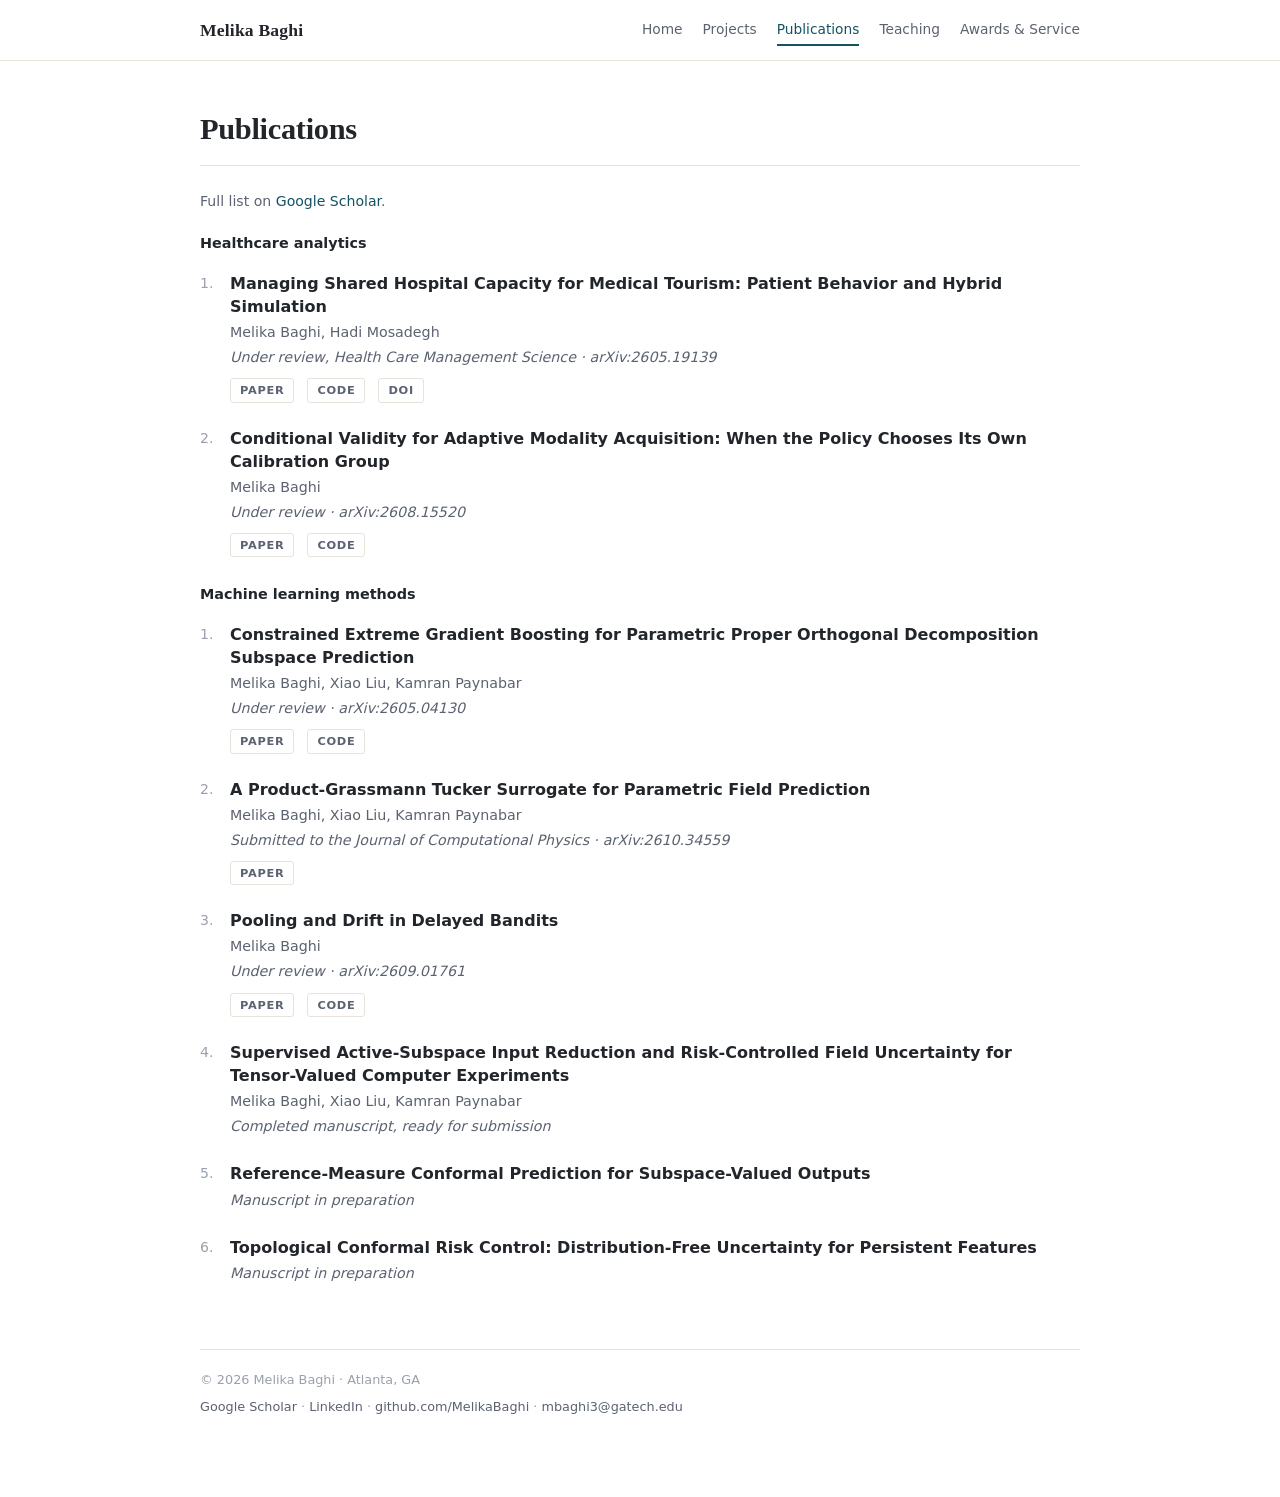
<file: publications.html>
<!DOCTYPE html>
<html lang="en">
<head>
<meta charset="utf-8">
<meta name="viewport" content="width=device-width, initial-scale=1">
<title>Publications · Melika Baghi</title>
<meta name="description" content="Papers and manuscripts by Melika Baghi in healthcare analytics and machine learning methods.">
<meta name="author" content="Melika Baghi">
<link rel="canonical" href="https://melikabaghi.github.io/publications.html">
<meta property="og:type" content="profile">
<meta property="og:title" content="Publications · Melika Baghi">
<meta property="og:description" content="Papers and manuscripts by Melika Baghi in healthcare analytics and machine learning methods.">
<meta property="og:image" content="https://melikabaghi.github.io/assets/og.png">
<meta name="twitter:card" content="summary_large_image">
<meta property="og:url" content="https://melikabaghi.github.io/publications.html">
<link rel="stylesheet" href="assets/style.css">
<link rel="icon" href="data:image/svg+xml,<svg xmlns='http://www.w3.org/2000/svg' viewBox='0 0 32 32'><text y='26' font-size='26' font-family='Georgia,serif'>M</text></svg>">
</head>
<body>

<header class="topbar">
  <div class="topbar-inner">
    <a class="brand" href="index.html">Melika Baghi</a>
    <nav class="topnav" aria-label="Site">
      <a href="index.html">Home</a>
      <a href="projects.html">Projects</a>
      <a href="publications.html" aria-current="page">Publications</a>
      <a href="teaching.html">Teaching</a>
      <a href="awards.html">Awards &amp; Service</a>
    </nav>
  </div>
</header>

<div class="wrap">

  <h1 class="pagetitle">Publications</h1>
  <p class="note">Full list on <a href="https://scholar.google.com/citations?user=UNGLFyUAAAAJ&amp;hl=en">Google&nbsp;Scholar</a>.</p>

<h3 class="group">Healthcare analytics</h3>
  <ol class="pubs">
    <li>
      <p class="ptitle">Managing Shared Hospital Capacity for Medical Tourism: Patient Behavior and Hybrid Simulation</p>
      <p class="pauth">Melika Baghi, Hadi Mosadegh</p>
      <p class="pvenue">Under review, <em>Health Care Management Science</em> · arXiv:2605.19139</p>
      <p class="plinks">
        <a href="https://arxiv.org/abs/2605.19139">Paper</a>
        <a href="https://github.com/MelikaBaghi/IPD-medical-tourism-simulation">Code</a>
        <a href="https://doi.org/10.5281/zenodo.22646799">DOI</a>
      </p>
    </li>
    <li>
      <p class="ptitle">Conditional Validity for Adaptive Modality Acquisition: When the Policy Chooses Its Own Calibration Group</p>
      <p class="pauth">Melika Baghi</p>
      <p class="pvenue">Under review · arXiv:2608.15520</p>
      <p class="plinks">
        <a href="https://arxiv.org/abs/2608.15520">Paper</a>
        <a href="https://github.com/MelikaBaghi/RouteCert">Code</a>
      </p>
    </li>
  </ol>

  <h3 class="group">Machine learning methods</h3>
  <ol class="pubs">
    <li>
      <p class="ptitle">Constrained Extreme Gradient Boosting for Parametric Proper Orthogonal Decomposition Subspace Prediction</p>
      <p class="pauth">Melika Baghi, Xiao Liu, Kamran Paynabar</p>
      <p class="pvenue">Under review · arXiv:2605.04130</p>
      <p class="plinks">
        <a href="https://arxiv.org/abs/2605.04130">Paper</a>
        <a href="https://github.com/MelikaBaghi/cXGBoost">Code</a>
      </p>
    </li>
    <li>
      <p class="ptitle">A Product-Grassmann Tucker Surrogate for Parametric Field Prediction</p>
      <p class="pauth">Melika Baghi, Xiao Liu, Kamran Paynabar</p>
      <p class="pvenue">Submitted to the <em>Journal of Computational Physics</em> · arXiv:2610.34559</p>
      <p class="plinks">
        <a href="https://arxiv.org/abs/2610.34559">Paper</a>
      </p>
    </li>
    <li>
      <p class="ptitle">Pooling and Drift in Delayed Bandits</p>
      <p class="pauth">Melika Baghi</p>
      <p class="pvenue">Under review · arXiv:2609.01761</p>
      <p class="plinks">
        <a href="https://arxiv.org/abs/2609.01761">Paper</a>
        <a href="https://github.com/MelikaBaghi/State-exp3">Code</a>
      </p>
    </li>
    <li>
      <p class="ptitle">Supervised Active-Subspace Input Reduction and Risk-Controlled Field Uncertainty for Tensor-Valued Computer Experiments</p>
      <p class="pauth">Melika Baghi, Xiao Liu, Kamran Paynabar</p>
      <p class="pvenue">Completed manuscript, ready for submission</p>
    </li>
    <li>
      <p class="ptitle">Reference-Measure Conformal Prediction for Subspace-Valued Outputs</p>
      <p class="pvenue">Manuscript in preparation</p>
    </li>
    <li>
      <p class="ptitle">Topological Conformal Risk Control: Distribution-Free Uncertainty for Persistent Features</p>
      <p class="pvenue">Manuscript in preparation</p>
    </li>
  </ol>

  <footer>
    <p class="fnote">© 2026 Melika Baghi · Atlanta, GA</p>
    <p class="flinks">
      <a href="https://scholar.google.com/citations?user=UNGLFyUAAAAJ&amp;hl=en">Google Scholar</a> ·
      <a href="https://www.linkedin.com/in/melika-baghi">LinkedIn</a> ·
      <a href="https://github.com/MelikaBaghi">github.com/MelikaBaghi</a> ·
      <a href="mailto:mbaghi3@gatech.edu">mbaghi3@gatech.edu</a>
    </p>
  </footer>
</div>

</body>
</html>
</file>
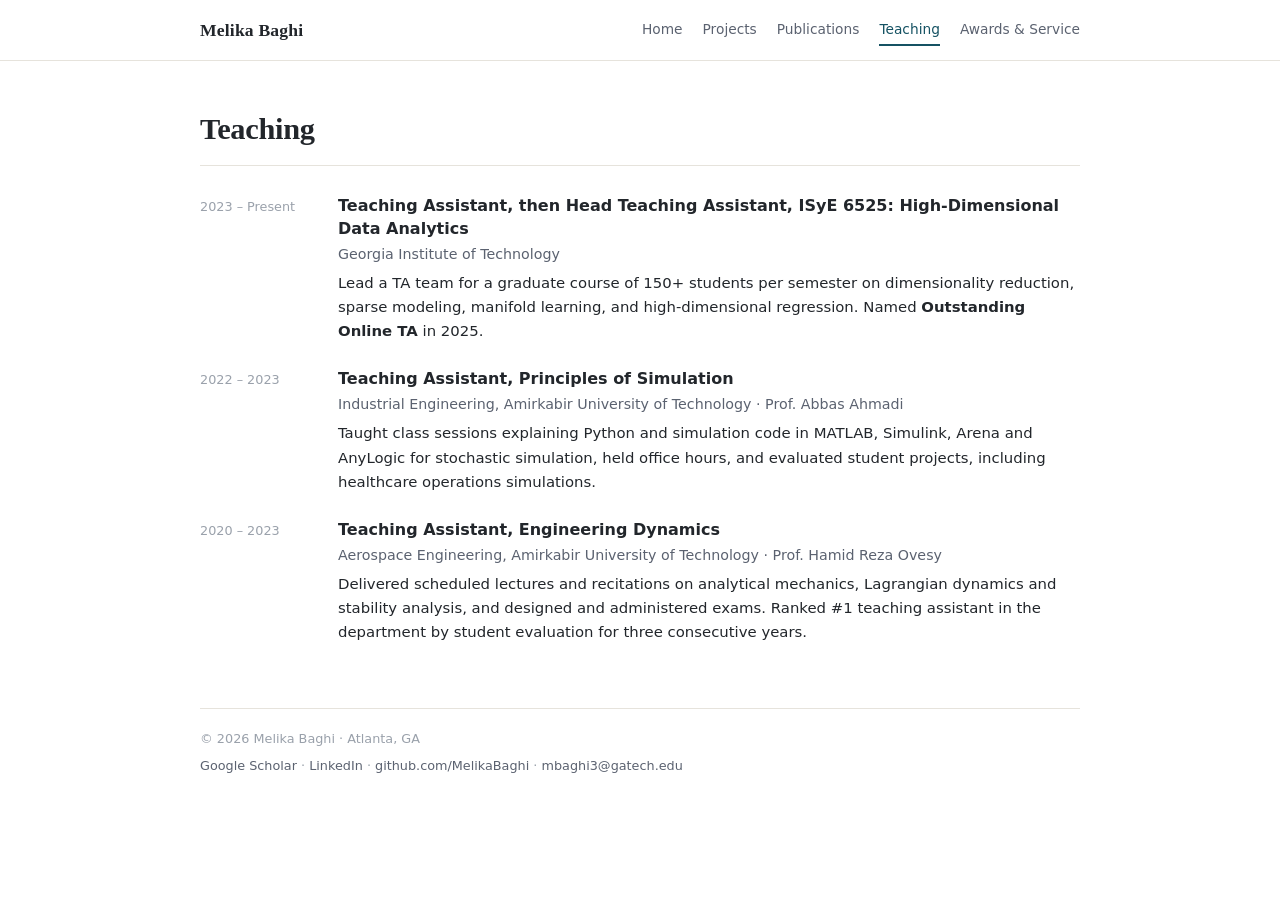
<file: teaching.html>
<!DOCTYPE html>
<html lang="en">
<head>
<meta charset="utf-8">
<meta name="viewport" content="width=device-width, initial-scale=1">
<title>Teaching · Melika Baghi</title>
<meta name="description" content="Teaching by Melika Baghi: Head TA for ISyE 6525 High-Dimensional Data Analytics at Georgia Tech, and simulation and dynamics courses at Amirkabir University of Technology.">
<meta name="author" content="Melika Baghi">
<link rel="canonical" href="https://melikabaghi.github.io/teaching.html">
<meta property="og:type" content="profile">
<meta property="og:title" content="Teaching · Melika Baghi">
<meta property="og:description" content="Teaching by Melika Baghi: Head TA for ISyE 6525 High-Dimensional Data Analytics at Georgia Tech, and simulation and dynamics courses at Amirkabir University of Technology.">
<meta property="og:image" content="https://melikabaghi.github.io/assets/og.png">
<meta name="twitter:card" content="summary_large_image">
<meta property="og:url" content="https://melikabaghi.github.io/teaching.html">
<link rel="stylesheet" href="assets/style.css">
<link rel="icon" href="data:image/svg+xml,<svg xmlns='http://www.w3.org/2000/svg' viewBox='0 0 32 32'><text y='26' font-size='26' font-family='Georgia,serif'>M</text></svg>">
</head>
<body>

<header class="topbar">
  <div class="topbar-inner">
    <a class="brand" href="index.html">Melika Baghi</a>
    <nav class="topnav" aria-label="Site">
      <a href="index.html">Home</a>
      <a href="projects.html">Projects</a>
      <a href="publications.html">Publications</a>
      <a href="teaching.html" aria-current="page">Teaching</a>
      <a href="awards.html">Awards &amp; Service</a>
    </nav>
  </div>
</header>

<div class="wrap">

  <h1 class="pagetitle">Teaching</h1>
  <ul class="entries">
    <li>
      <div class="when">2023 – Present</div>
      <div class="what">
        <p class="wtitle">Teaching Assistant, then Head Teaching Assistant, ISyE 6525: High-Dimensional Data Analytics</p>
        <p class="wwhere">Georgia Institute of Technology</p>
        <p class="wdesc">Lead a TA team for a graduate course of 150+ students per semester on dimensionality reduction,
          sparse modeling, manifold learning, and high-dimensional regression. Named
          <strong>Outstanding Online TA</strong> in 2025.</p>
      </div>
    </li>
    <li>
      <div class="when">2022 – 2023</div>
      <div class="what">
        <p class="wtitle">Teaching Assistant, Principles of Simulation</p>
        <p class="wwhere">Industrial Engineering, Amirkabir University of Technology · Prof. Abbas Ahmadi</p>
        <p class="wdesc">Taught class sessions explaining Python and simulation code in MATLAB, Simulink,
          Arena and AnyLogic for stochastic simulation, held office hours, and evaluated student projects,
          including healthcare operations simulations.</p>
      </div>
    </li>
    <li>
      <div class="when">2020 – 2023</div>
      <div class="what">
        <p class="wtitle">Teaching Assistant, Engineering Dynamics</p>
        <p class="wwhere">Aerospace Engineering, Amirkabir University of Technology · Prof. Hamid Reza Ovesy</p>
        <p class="wdesc">Delivered scheduled lectures and recitations on analytical mechanics, Lagrangian
          dynamics and stability analysis, and designed and administered exams. Ranked #1 teaching assistant
          in the department by student evaluation for three consecutive years.</p>
      </div>
    </li>
  </ul>

  <footer>
    <p class="fnote">© 2026 Melika Baghi · Atlanta, GA</p>
    <p class="flinks">
      <a href="https://scholar.google.com/citations?user=UNGLFyUAAAAJ&amp;hl=en">Google Scholar</a> ·
      <a href="https://www.linkedin.com/in/melika-baghi">LinkedIn</a> ·
      <a href="https://github.com/MelikaBaghi">github.com/MelikaBaghi</a> ·
      <a href="mailto:mbaghi3@gatech.edu">mbaghi3@gatech.edu</a>
    </p>
  </footer>
</div>

</body>
</html>
</file>
<file: assets/style.css>
/* Melika Baghi — personal site */

:root {
  --bg:        #ffffff;
  --fg:        #22262b;
  --muted:     #5b6270;
  --faint:     #9aa1ab;
  --accent:    #155263;
  --rule:      #e6e3dc;
  --gold:      #b3a369;
  --callout-bg:#faf8f4;
  --maxw:      928px;
  --serif:     "Iowan Old Style", "Palatino Linotype", Palatino, Charter, Georgia, "Times New Roman", serif;
}

@media (prefers-color-scheme: dark) {
  :root {
    --bg:        #14161a;
    --fg:        #dfe2e6;
    --muted:     #9aa1ab;
    --faint:     #767d87;
    --accent:    #7fbdd0;
    --rule:      #2c3037;
    --gold:      #b3a369;
    --callout-bg:#1b1e23;
  }
}

* { box-sizing: border-box; }

html { -webkit-text-size-adjust: 100%; scroll-behavior: smooth; }

body {
  margin: 0;
  background: var(--bg);
  color: var(--fg);
  font: 16px/1.62 -apple-system, system-ui, "Segoe UI", Roboto, "Helvetica Neue", Arial, sans-serif;
  font-feature-settings: "kern" 1;
  -webkit-font-smoothing: antialiased;
}

a { color: var(--accent); text-decoration: none; }
a:hover { text-decoration: underline; text-underline-offset: 2px; }

/* ---------- top bar ---------- */

.topbar {
  position: sticky;
  top: 0;
  z-index: 10;
  background: var(--bg);
  border-bottom: 1px solid var(--rule);
}

.topbar-inner {
  max-width: var(--maxw);
  margin: 0 auto;
  padding: 14px 24px;
  display: flex;
  align-items: center;
  justify-content: space-between;
  gap: 16px;
}

.brand {
  font-family: var(--serif);
  font-size: 1.1rem;
  font-weight: 600;
  color: var(--fg);
  letter-spacing: 0.01em;
}

.brand:hover { text-decoration: none; color: var(--accent); }

.topnav { display: flex; flex-wrap: wrap; gap: 4px 20px; font-size: 0.86rem; }

.topnav a {
  color: var(--muted);
  padding: 4px 0;
  border-bottom: 2px solid transparent;
}

.topnav a:hover { color: var(--accent); text-decoration: none; }

.topnav a[aria-current="page"] {
  color: var(--accent);
  border-bottom-color: var(--accent);
}

/* ---------- page frame ---------- */

.wrap {
  max-width: var(--maxw);
  margin: 0 auto;
  padding: 44px 24px 80px;
}

.pagetitle {
  margin: 0 0 28px;
  padding-bottom: 10px;
  border-bottom: 1px solid var(--rule);
  font-family: var(--serif);
  font-size: 1.9rem;
  font-weight: 600;
  letter-spacing: -0.01em;
}

h2 {
  margin: 48px 0 18px;
  padding-bottom: 8px;
  border-bottom: 1px solid var(--rule);
  font-family: var(--serif);
  font-size: 1.35rem;
  font-weight: 600;
  letter-spacing: -0.005em;
}

.kicker {
  margin: 26px 0 14px;
  font-size: 0.72rem;
  font-weight: 650;
  letter-spacing: 0.1em;
  text-transform: uppercase;
  color: var(--faint);
}

.note { margin: -4px 0 20px; font-size: 0.88rem; color: var(--muted); }

/* ---------- home header ---------- */

.hero {
  display: grid;
  grid-template-columns: 148px minmax(0, 1fr);
  gap: 32px;
  align-items: center;
  margin-bottom: 36px;
}

.portrait {
  width: 148px;
  height: 148px;
  border-radius: 50%;
  object-fit: cover;
  display: block;
  background: var(--rule);
}

.hero h1 {
  margin: 0 0 4px;
  font-family: var(--serif);
  font-size: 2.05rem;
  font-weight: 600;
  letter-spacing: -0.01em;
  line-height: 1.2;
}

.role { margin: 0 0 3px; font-size: 0.98rem; font-weight: 600; color: var(--accent); }
.tagline { margin: 0 0 6px; font-size: 0.9rem; color: var(--muted); }
.affil { margin: 0 0 12px; font-size: 0.86rem; color: var(--muted); }

.linkrow {
  list-style: none;
  margin: 0;
  padding: 0;
  display: flex;
  flex-wrap: wrap;
  gap: 6px 18px;
  font-size: 0.85rem;
}

.linkrow li { display: inline-flex; align-items: center; gap: 6px; }
.linkrow .ico { display: inline-flex; color: var(--faint); }
.linkrow .ico svg { width: 13px; height: 13px; fill: currentColor; }
.linkrow li:hover .ico { color: var(--accent); }
.linkrow a { color: var(--fg); }
.linkrow a:hover { color: var(--accent); }

.bio p { margin: 0 0 1.05em; }
.bio strong { font-weight: 650; }

.callout {
  margin: 1.4em 0 0;
  padding: 12px 18px;
  border-left: 3px solid var(--gold);
  background: var(--callout-bg);
  color: var(--muted);
  font-size: 0.94rem;
}

/* ---------- chips ---------- */

.chips {
  list-style: none;
  margin: 0;
  padding: 0;
  display: flex;
  flex-wrap: wrap;
  gap: 8px;
}

.chips li {
  padding: 3px 11px;
  border: 1px solid var(--rule);
  border-radius: 999px;
  font-size: 0.8rem;
  color: var(--fg);
}

/* ---------- publications ---------- */

.group { margin: 26px 0 16px; font-size: 0.9rem; font-weight: 650; }
.group:first-of-type { margin-top: 0; }

.pubs { list-style: none; margin: 0; padding: 0; counter-reset: pub; }

.pubs > li { position: relative; margin-bottom: 24px; padding-left: 30px; }

.pubs > li::before {
  counter-increment: pub;
  content: counter(pub) ".";
  position: absolute;
  left: 0;
  top: 0;
  font-size: 0.88rem;
  font-variant-numeric: tabular-nums;
  color: var(--faint);
}

.ptitle { margin: 0 0 3px; font-weight: 600; line-height: 1.45; }
.pauth  { margin: 0 0 2px; font-size: 0.89rem; color: var(--muted); }
.pvenue { margin: 0; font-size: 0.89rem; font-style: italic; color: var(--muted); }

.plinks { margin: 7px 0 0; }

.plinks a {
  display: inline-block;
  margin-right: 8px;
  padding: 2px 9px;
  border: 1px solid var(--rule);
  border-radius: 3px;
  font-size: 0.71rem;
  font-weight: 600;
  letter-spacing: 0.06em;
  text-transform: uppercase;
  color: var(--muted);
}

.plinks a:hover { border-color: var(--accent); color: var(--accent); text-decoration: none; }

.plinks .status {
  display: inline-block;
  padding: 2px 9px;
  border: 1px dashed var(--rule);
  border-radius: 3px;
  font-size: 0.71rem;
  font-style: italic;
  color: var(--faint);
}

.morelink { margin: -6px 0 18px; font-size: 0.88rem; color: var(--muted); }

/* ---------- dated entry lists ---------- */

.entries { list-style: none; margin: 0; padding: 0; }

.entries > li {
  display: grid;
  grid-template-columns: 118px minmax(0, 1fr);
  gap: 20px;
  margin-bottom: 24px;
}

.when { font-size: 0.8rem; font-variant-numeric: tabular-nums; color: var(--faint); padding-top: 3px; }
.wtitle { margin: 0 0 3px; font-weight: 600; line-height: 1.45; }
.wwhere { margin: 0 0 5px; font-size: 0.89rem; color: var(--muted); }
.wdesc  { margin: 0; font-size: 0.93rem; }

/* ---------- skills ---------- */

.skills {
  display: grid;
  grid-template-columns: 150px minmax(0, 1fr);
  gap: 12px 20px;
  margin: 0;
}

.skills dt { font-size: 0.83rem; font-weight: 600; color: var(--muted); padding-top: 3px; }
.skills dd { display: flex; flex-wrap: wrap; gap: 6px; margin: 0; }

.skills dd span {
  padding: 3px 10px;
  border: 1px solid var(--rule);
  border-radius: 999px;
  font-size: 0.78rem;
}

/* ---------- project threads ---------- */

.thread {
  margin: 0 0 40px;
  padding-bottom: 36px;
  border-bottom: 1px solid var(--rule);
}

.thread:last-of-type { border-bottom: 0; }

.thread h3 { margin: 0 0 2px; font-size: 1.12rem; font-weight: 650; line-height: 1.4; }
.tmeta { margin: 0 0 16px; font-size: 0.84rem; color: var(--muted); }

.thread figure { margin: 0 0 18px; }

.fig {
  padding: 10px 12px;
  border: 1px solid var(--rule);
  border-radius: 5px;
  background: var(--callout-bg);
  overflow-x: auto;
}

.fig svg { display: block; width: 100%; min-width: 460px; height: auto; }

figcaption { margin: 8px 2px 0; font-size: 0.82rem; line-height: 1.5; color: var(--muted); }

.pa {
  display: grid;
  grid-template-columns: 92px minmax(0, 1fr);
  gap: 10px 18px;
  margin: 0;
}

.pa dt {
  padding-top: 3px;
  font-size: 0.7rem;
  font-weight: 650;
  letter-spacing: 0.1em;
  text-transform: uppercase;
  color: var(--faint);
}

.pa dd { margin: 0; font-size: 0.95rem; }
.pa dd .plinks { margin: 0; }

.tags { display: flex; flex-wrap: wrap; gap: 6px; margin: 16px 0 0; }

.tags span {
  padding: 2px 9px;
  border: 1px solid var(--rule);
  border-radius: 999px;
  font-size: 0.71rem;
  color: var(--muted);
}

/* ---------- project list ---------- */

.projects { list-style: none; margin: 0 0 4px; padding: 0; }

.projects > li {
  position: relative;
  margin-bottom: 11px;
  padding-left: 15px;
  font-size: 0.93rem;
  line-height: 1.6;
}

.projects > li::before {
  content: "";
  position: absolute;
  left: 0;
  top: 0.66em;
  width: 5px;
  height: 5px;
  border-radius: 50%;
  background: var(--gold);
}

.projects b { font-weight: 650; }
.projects .meta { color: var(--faint); font-size: 0.83rem; white-space: nowrap; }

.more { margin-top: 18px; }

.more > summary {
  cursor: pointer;
  display: inline-block;
  padding: 4px 12px;
  border: 1px solid var(--rule);
  border-radius: 999px;
  font-size: 0.82rem;
  font-weight: 600;
  color: var(--muted);
  list-style: none;
}

.more > summary::-webkit-details-marker { display: none; }
.more > summary::after { content: " +"; }
.more[open] > summary::after { content: " \2013"; }
.more > summary:hover { border-color: var(--accent); color: var(--accent); }
.more[open] > summary { margin-bottom: 16px; }

/* ---------- awards / service ---------- */

.awards { list-style: none; margin: 0; padding: 0; }

.awards > li {
  display: grid;
  grid-template-columns: 118px minmax(0, 1fr);
  gap: 20px;
  margin-bottom: 12px;
  font-size: 0.94rem;
}

.yr { font-size: 0.8rem; font-variant-numeric: tabular-nums; color: var(--faint); padding-top: 3px; }

/* ---------- footer ---------- */

footer {
  margin-top: 64px;
  padding-top: 20px;
  border-top: 1px solid var(--rule);
  font-size: 0.8rem;
  color: var(--faint);
}

.fnote  { margin: 0 0 6px; }
.flinks { margin: 0; }
.flinks a { color: var(--muted); }
.flinks a:hover { color: var(--accent); }

/* ---------- responsive ---------- */

@media (max-width: 760px) {
  .topbar-inner { flex-direction: column; align-items: flex-start; padding: 12px 20px; }
  .topnav { gap: 2px 16px; }
  .wrap { padding: 32px 20px 64px; }
  .hero { grid-template-columns: 1fr; gap: 18px; text-align: center; }
  .portrait { margin: 0 auto; }
  .linkrow { justify-content: center; }
  .entries > li, .awards > li, .skills, .pa { grid-template-columns: 1fr; gap: 3px; }
  .skills dd { margin-bottom: 10px; }
  .pa dd { margin-bottom: 8px; }
  .when, .yr { padding-top: 0; }
}
</file>
